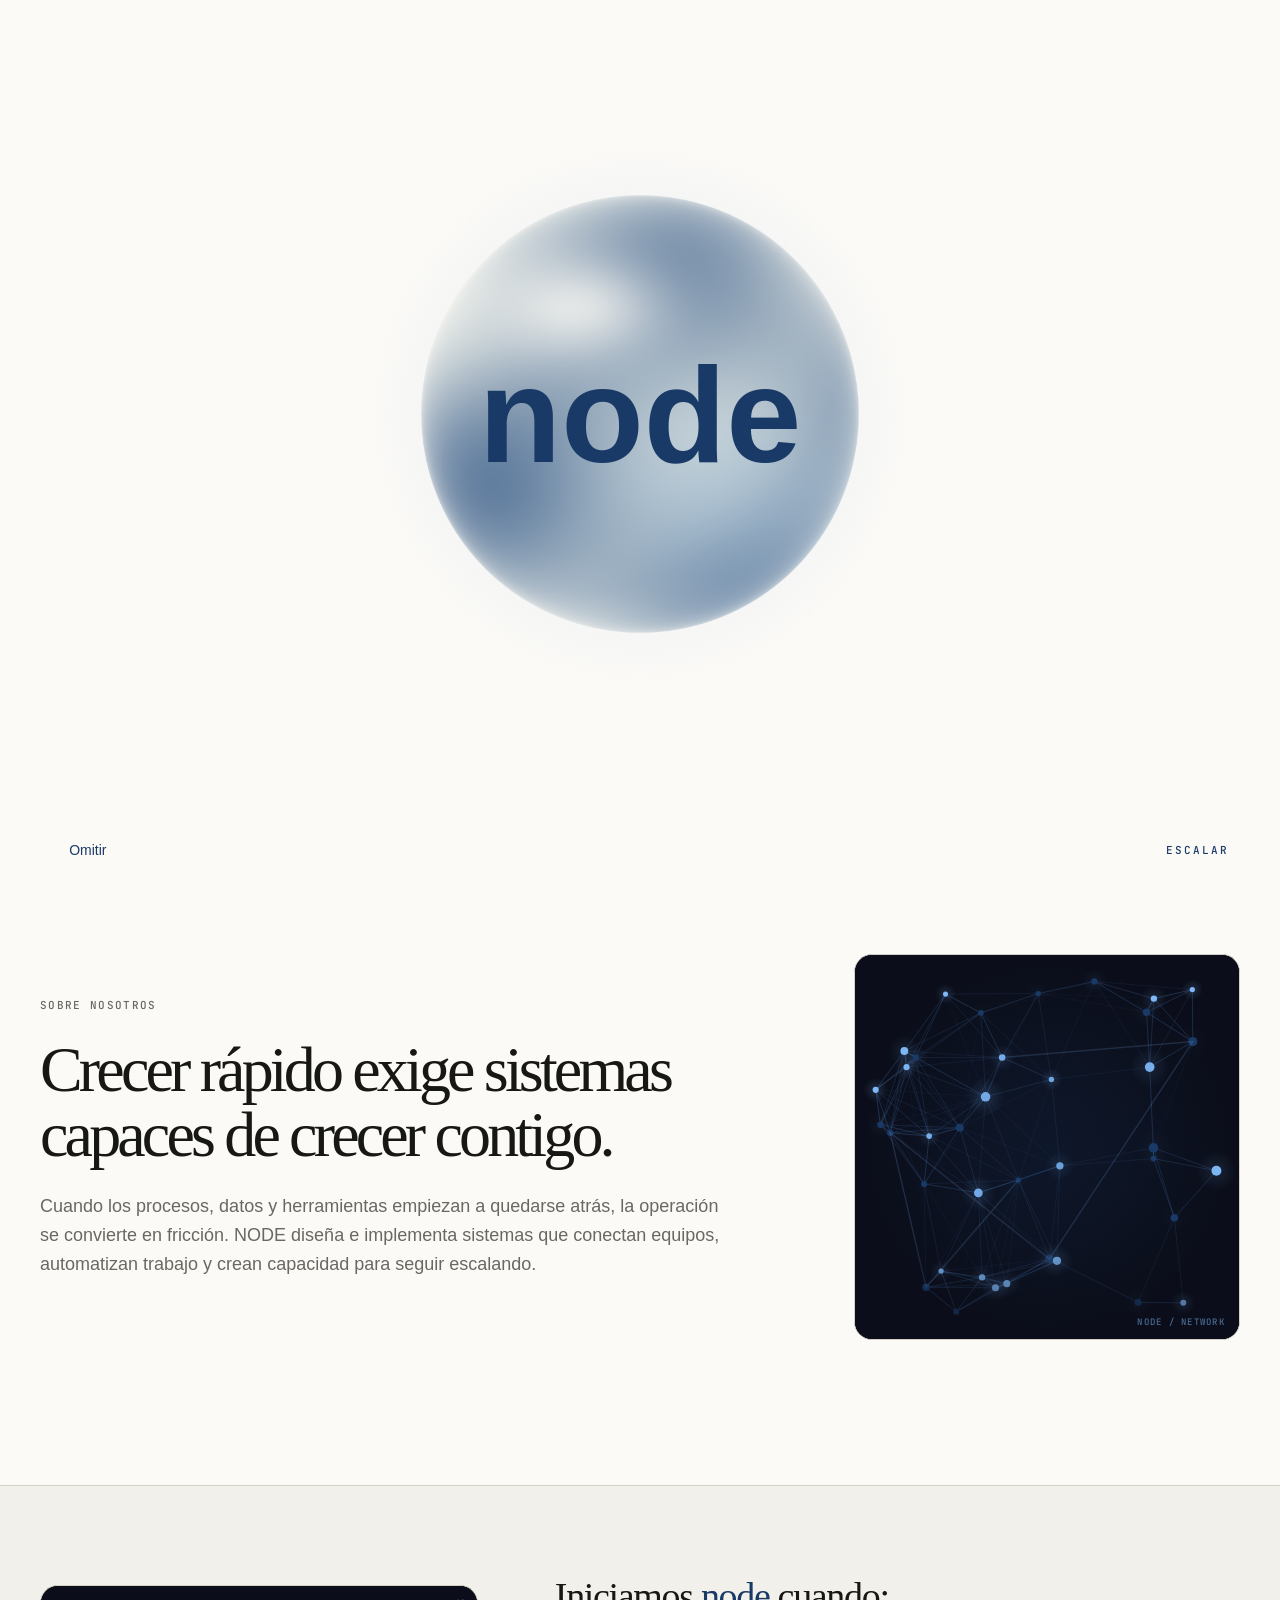
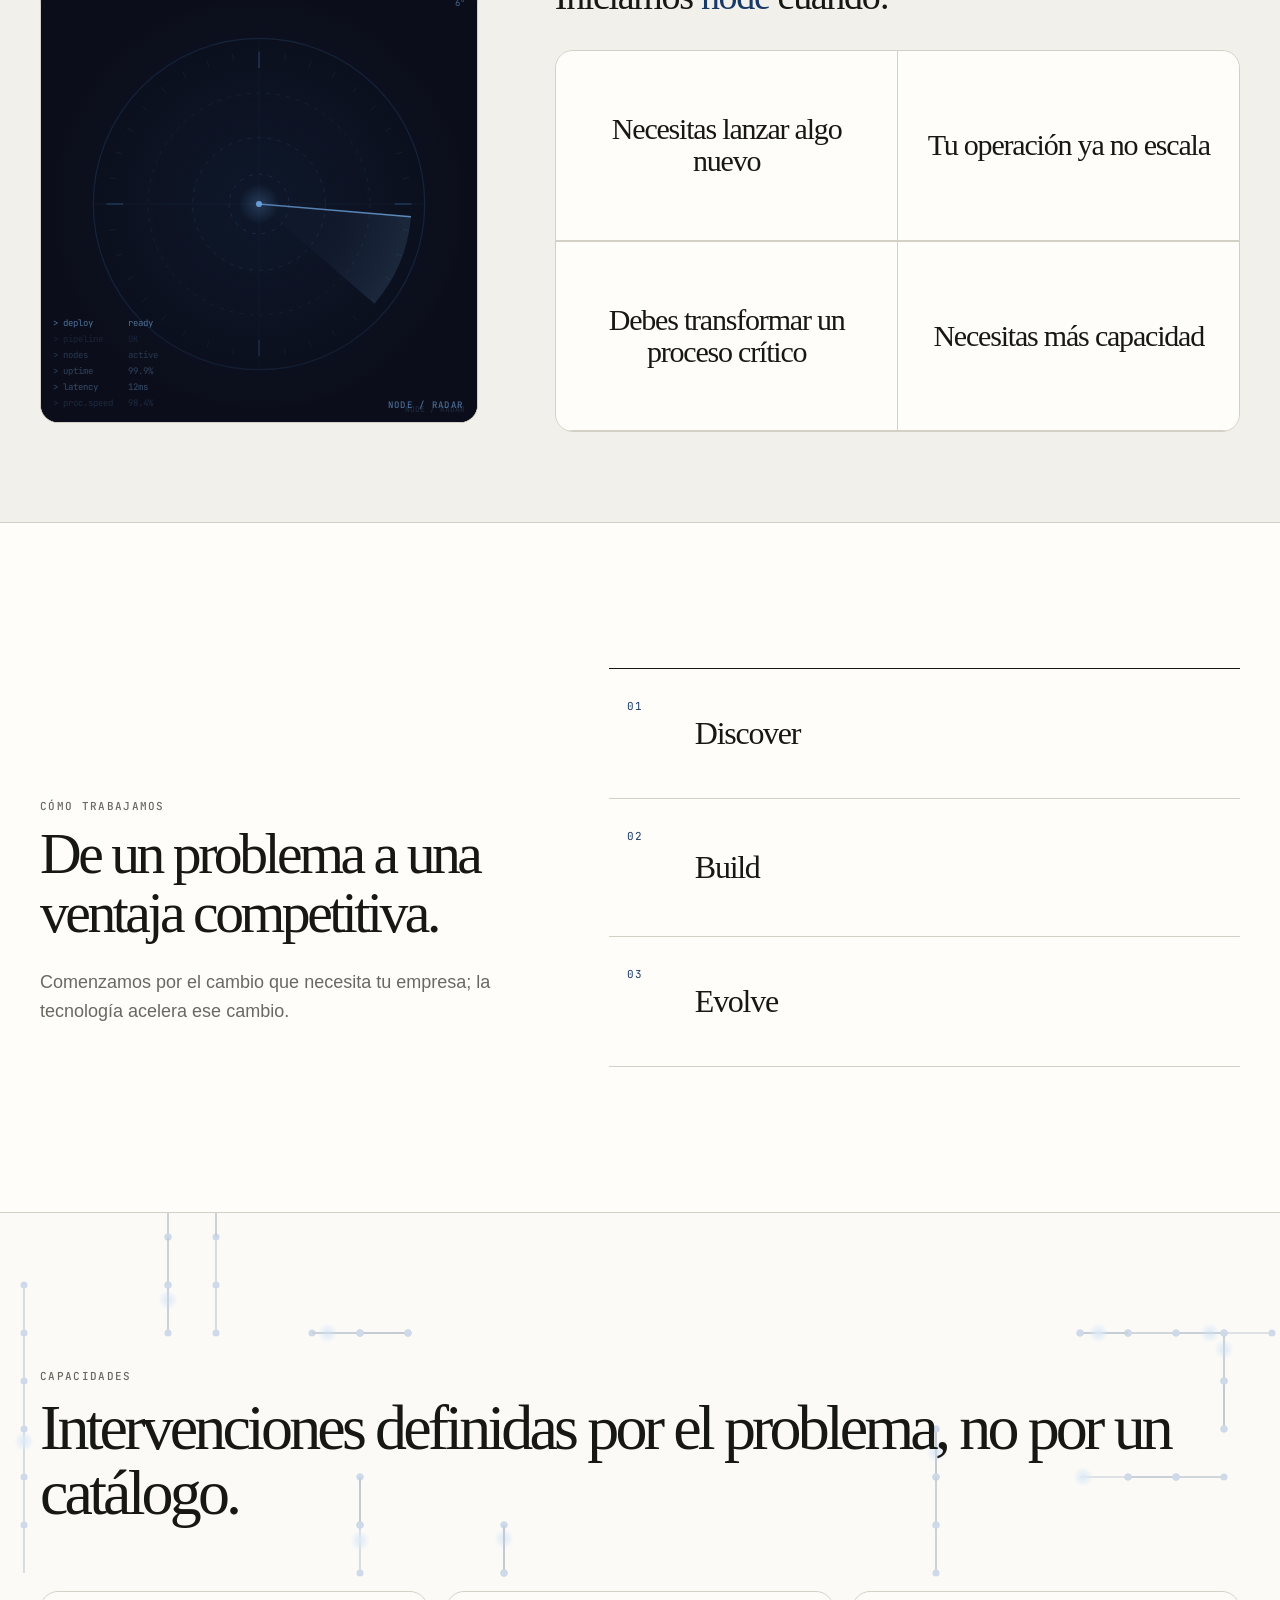
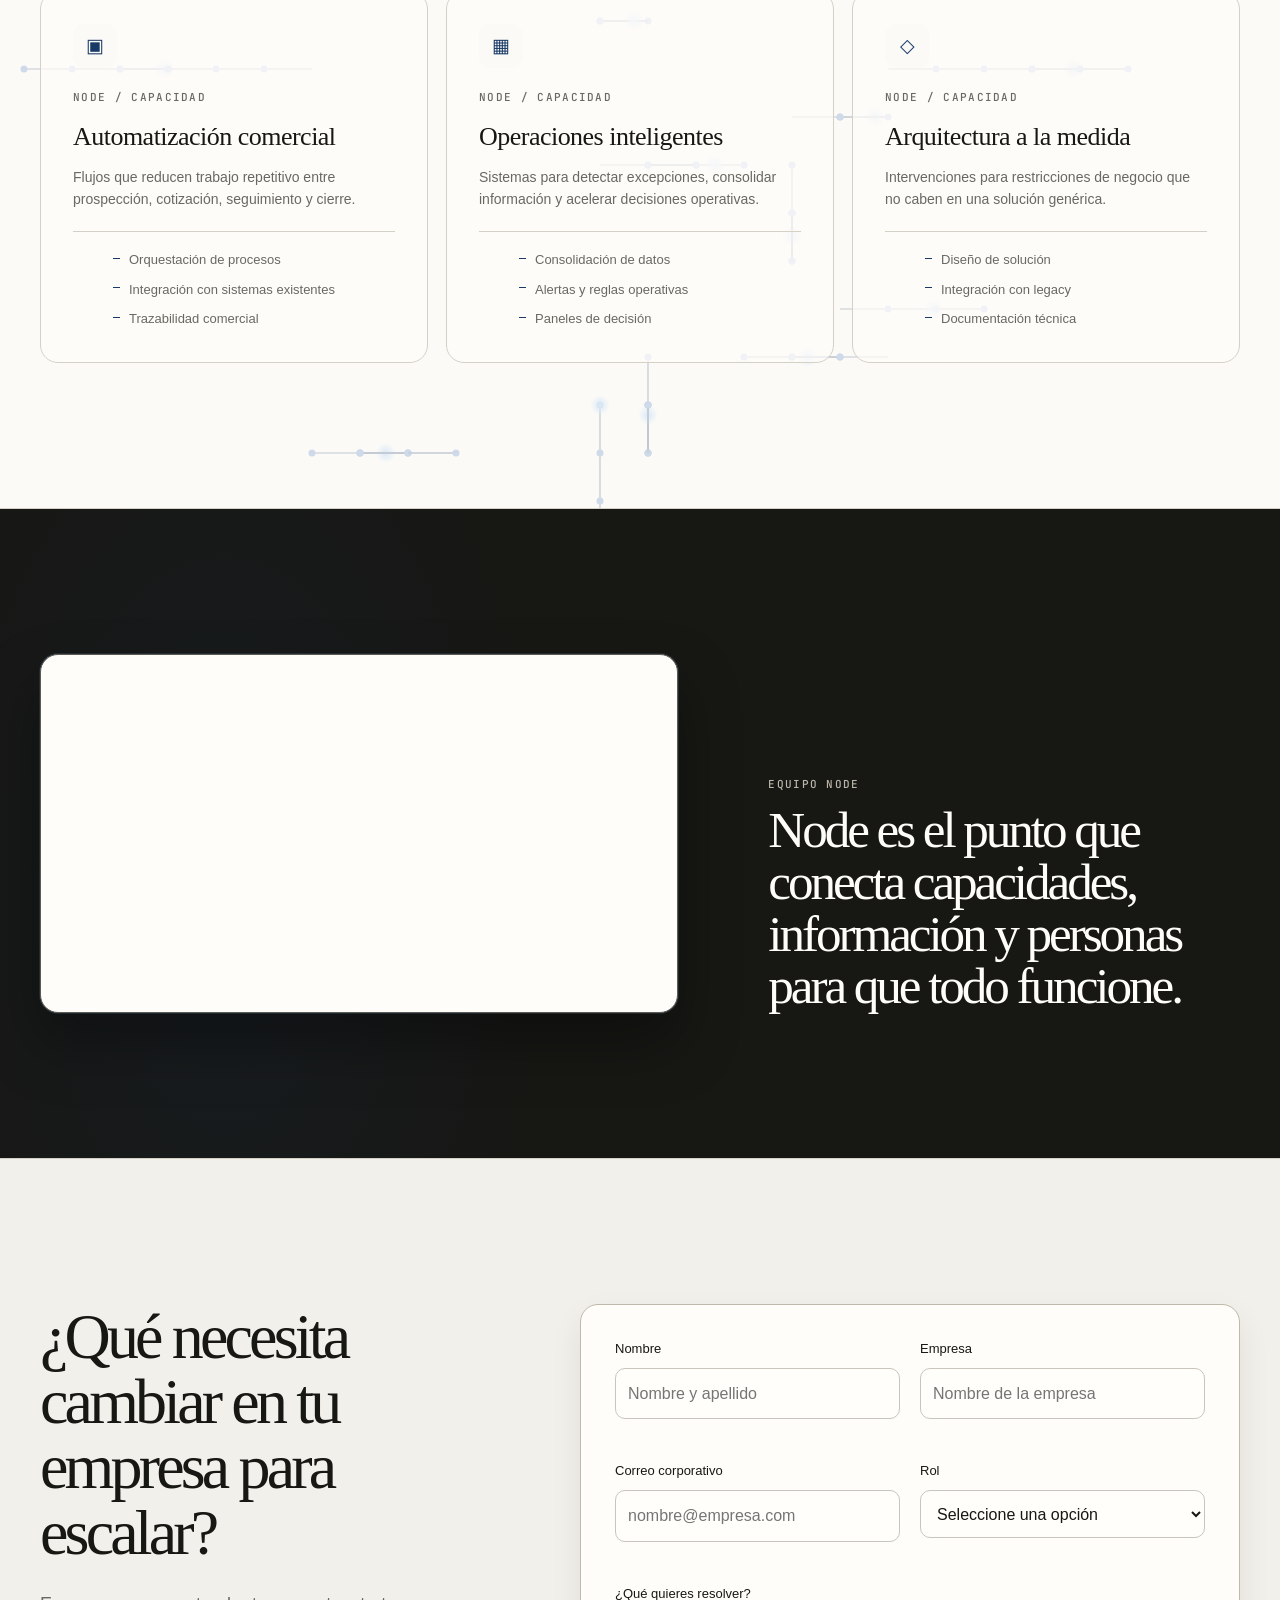
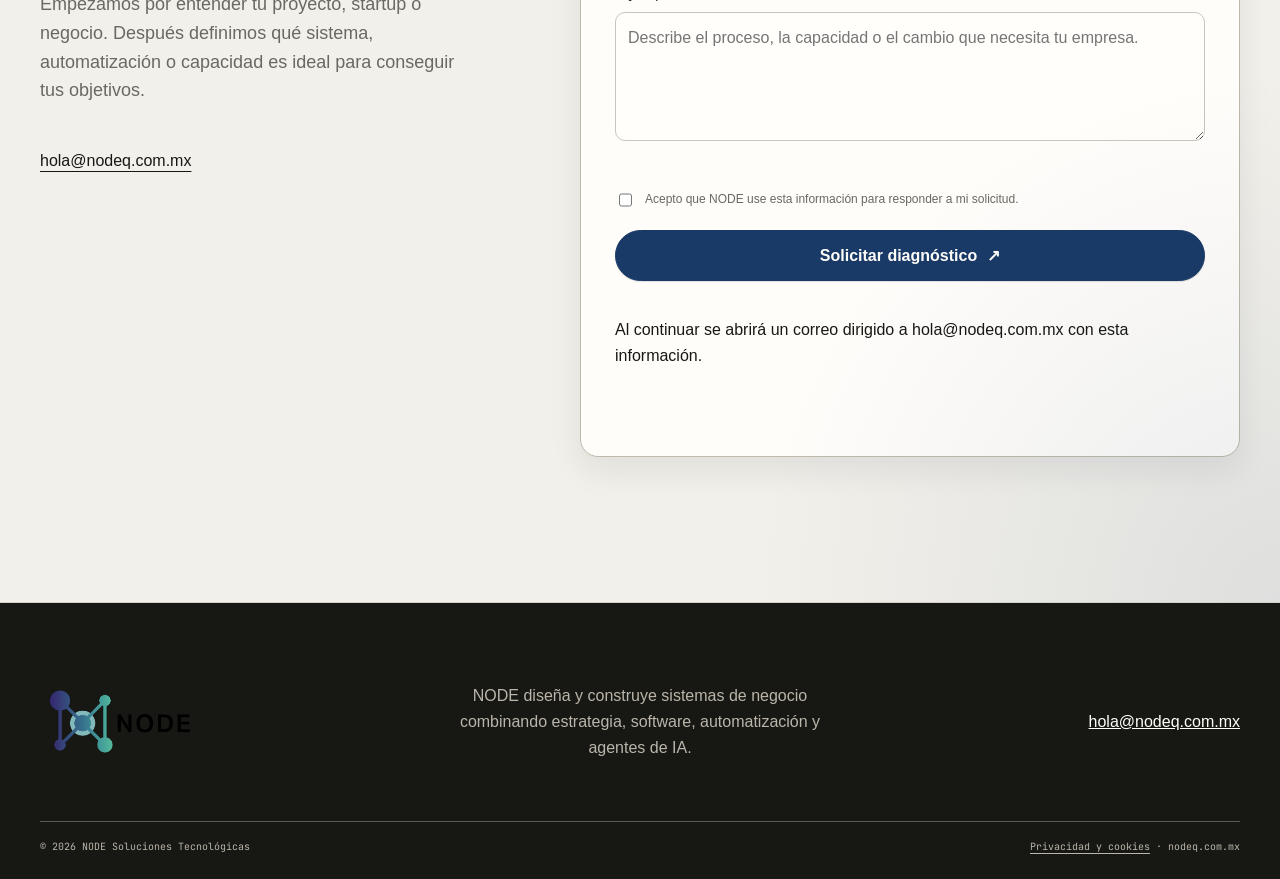
<file: index.html>
<!doctype html>
<html lang="es-MX">
<head>
  <meta charset="utf-8">
  <meta name="viewport" content="width=device-width, initial-scale=1">
  <meta name="description" content="NODE diagnostica cuellos de botella operativos y despliega arquitectura con IA mediante un equipo senior, en ciclos de 21 días.">
  <meta name="theme-color" content="#08090D">
  <link rel="icon" type="image/png" href="assets/node-logo-color.png?v=node-favicon-1">
  <link rel="apple-touch-icon" href="assets/node-logo-color.png?v=node-favicon-1">
  <meta property="og:title" content="NODE | Ingeniería y negocio acelerados por IA">
  <meta property="og:description" content="Arquitectura funcionando para operaciones B2B que necesitan adoptar IA con rigor, velocidad y control.">
  <meta property="og:type" content="website">
  <meta property="og:url" content="https://nodeq.com.mx/">
  <link rel="canonical" href="https://nodeq.com.mx/">
  <link rel="preconnect" href="https://fonts.googleapis.com">
  <link rel="preconnect" href="https://fonts.gstatic.com" crossorigin>
  <link href="https://fonts.googleapis.com/css2?family=Inter:wght@400;500;600&family=JetBrains+Mono:wght@400;500&display=swap" rel="stylesheet">
  <link rel="stylesheet" href="styles.css?v=brand-focus-3">
  <title>NODE | Ingeniería y negocio acelerados por IA</title>
</head>
<body>
  <a class="skip-link" href="#contenido">Saltar al contenido</a>

  <!-- ===== INICIO: PRESENTACION NODE ===== -->
  <section class="intro" data-intro role="dialog" aria-modal="true" aria-label="Presentación de NODE" hidden>
    <canvas class="intro-canvas" data-intro-canvas aria-hidden="true"></canvas>
    <button class="intro-skip" type="button" data-intro-skip>Omitir</button>
    <span class="intro-progress" data-intro-progress aria-hidden="true">CONECTAR</span>
  </section>
  <!-- ===== FIN: PRESENTACION NODE ===== -->

  <!-- ===== INICIO: NAVEGACION NODE (2026-08-16) ===== -->
  <header class="site-header" data-header>
    <div class="container nav-wrap">
      <a class="brand" href="#inicio" aria-label="NODE, inicio">
        <img src="assets/node-logo-horizontal.png" alt="NODE" width="4841" height="2274">
      </a>
      <button class="menu-button" type="button" aria-expanded="false" aria-controls="site-nav" data-menu-button>
        <span></span><span></span><span></span><span class="sr-only">Abrir menú</span>
      </button>
      <nav id="site-nav" class="site-nav" aria-label="Navegación principal" data-nav>
        <a href="#enfoque">Nosotros</a>
        <a href="#proceso">Proceso</a>
        <a href="#capacidades">Capacidades</a>
        <a href="#diferencia">Equipo</a>
        <a class="button button-small" href="#diagnostico">Solicitar diagnóstico</a>
      </nav>
    </div>
  </header>
  <!-- ===== FIN: NAVEGACION NODE ===== -->

  <main id="contenido">
    <!-- ===== INICIO: HERO ESTRATEGICO (2026-08-21) ===== -->
    <section class="hero" id="inicio">
      <canvas class="hero-bg-canvas" data-tech-canvas="hero" aria-hidden="true"></canvas>
      <div class="hero-grid" aria-hidden="true"></div>
      <div class="container hero-layout">
        <div class="hero-copy reveal">
          <h1>Desarrollamos sistemas para <em><span class="rotating-word" data-rotating-word aria-live="polite">escalar tus proyectos</span>.</em></h1>
          <p class="hero-lead">Combinamos estrategia, inteligencia artificial, automatización y software para resolver problemas reales y crear nuevas capacidades dentro de tu empresa.</p>
          <div class="hero-actions">
            <a class="button" href="#diagnostico">Solicitar diagnóstico <span aria-hidden="true">↗</span></a>
            <a class="text-link" href="#proceso">Descubre cómo trabajamos <span aria-hidden="true">↓</span></a>
          </div>
          <dl class="hero-facts" aria-label="Principios del servicio">
            <div><dt>Especialistas + agentes AI</dt></div>
            <div><dt>De estrategia a producción</dt></div>
            <div><dt>Evolución continua</dt></div>
          </dl>
          <a class="intro-replay" href="?intro=1">↻ Repetir presentación</a>
        </div>

      </div>
    </section>
    <!-- ===== FIN: HERO ESTRATEGICO ===== -->

    <!-- ===== INICIO: CONTENIDO DE POSICIONAMIENTO (2026-08-21) ===== -->
    <section class="section problem" id="enfoque">
      <div class="container split-heading reveal">
        <div>
          <p class="section-index">SOBRE NOSOTROS</p>
          <h2>Crecer rápido exige sistemas capaces de crecer contigo.</h2>
          <p>Cuando los procesos, datos y herramientas empiezan a quedarse atrás, la operación se convierte en fricción. NODE diseña e implementa sistemas que conectan equipos, automatizan trabajo y crean capacidad para seguir escalando.</p>
        </div>
        <figure class="problem-visual tech-canvas-wrap" aria-hidden="true" data-label="NODE / NETWORK">
          <canvas class="tech-canvas" data-tech-canvas="network" width="600" height="600"></canvas>
        </figure>
      </div>
    </section>

    <!-- ===== INICIO: ESCENARIOS DE INICIO NODE (2026-08-21) ===== -->
    <section class="section scenarios" aria-labelledby="scenarios-title">
      <div class="container scenarios-layout">
        <figure class="problem-visual scenarios-visual reveal tech-canvas-wrap" aria-hidden="true" data-label="NODE / RADAR">
          <canvas class="tech-canvas" data-tech-canvas="code" width="600" height="600"></canvas>
        </figure>
        <div class="scenarios-content">
          <h2 class="problem-kicker" id="scenarios-title">Iniciamos <span>node</span> cuando:</h2>
          <div class="problem-grid reveal">
            <article tabindex="0"><h3>Necesitas lanzar algo nuevo</h3><p>Construir una capacidad, producto o sistema desde cero.</p></article>
            <article tabindex="0"><h3>Tu operación ya no escala</h3><p>Procesos manuales, herramientas desconectadas o demasiada dependencia de personas.</p></article>
            <article tabindex="0"><h3>Debes transformar un proceso crítico</h3><p>Ventas, operaciones, administración, datos o atención.</p></article>
            <article tabindex="0"><h3>Necesitas más capacidad</h3><p>Ampliar la operación sin hacer crecer el equipo al mismo ritmo.</p></article>
          </div>
        </div>
      </div>
    </section>
    <!-- ===== FIN: ESCENARIOS DE INICIO NODE ===== -->

    <section class="section process" id="proceso">
      <div class="container process-layout">
        <div class="section-heading reveal">
          <p class="section-index">CÓMO TRABAJAMOS</p>
          <h2>De un problema a una ventaja competitiva.</h2>
          <p>Comenzamos por el cambio que necesita tu empresa; la tecnología acelera ese cambio.</p>
        </div>
        <ol class="process-list">
          <li class="reveal" tabindex="0"><span>01</span><div><h3>Discover</h3></div><p>Entendemos el reto, el contexto operativo y el impacto esperado. Definimos qué vale la pena construir, automatizar o transformar.</p></li>
          <li class="reveal" tabindex="0"><span>02</span><div><h3>Build</h3></div><p>Diseñamos e implementamos la solución combinando estrategia, software, automatización y agentes de IA según lo que realmente requiera el proyecto.</p></li>
          <li class="reveal" tabindex="0"><span>03</span><div><h3>Evolve</h3></div><p>Medimos, mejoramos y expandimos el sistema conforme cambian la operación y las prioridades de tu empresa.</p></li>
        </ol>
      </div>
    </section>

    <!-- ===== INICIO: CAPACIDADES (2026-08-22) ===== -->
    <section class="section capabilities" id="capacidades">
      <canvas class="cap-bg-canvas" data-tech-canvas="pcb" aria-hidden="true"></canvas>
      <div class="container">
        <div class="section-heading reveal">
          <p class="section-index">CAPACIDADES</p>
          <h2>Intervenciones definidas por el problema, no por un catálogo.</h2>
        </div>
        <div class="capability-grid reveal">
          <article class="capability-card" tabindex="0">
            <span class="line-icon" aria-hidden="true">▣</span>
            <p class="section-index">NODE / CAPACIDAD </p>
            <h3>Automatización comercial</h3>
            <div class="capability-body">
              <div class="capability-details">
                <p>Flujos que reducen trabajo repetitivo entre prospección, cotización, seguimiento y cierre.</p>
                <ul class="capability-list">
                  <li>Orquestación de procesos</li>
                  <li>Integración con sistemas existentes</li>
                  <li>Trazabilidad comercial</li>
                </ul>
              </div>
            </div>
          </article>
          <article class="capability-card" tabindex="0">
            <span class="line-icon" aria-hidden="true">▦</span>
            <p class="section-index">NODE / CAPACIDAD </p>
            <h3>Operaciones inteligentes</h3>
            <div class="capability-body">
              <div class="capability-details">
                <p>Sistemas para detectar excepciones, consolidar información y acelerar decisiones operativas.</p>
                <ul class="capability-list">
                  <li>Consolidación de datos</li>
                  <li>Alertas y reglas operativas</li>
                  <li>Paneles de decisión</li>
                </ul>
              </div>
            </div>
          </article>
          <article class="capability-card" tabindex="0">
            <span class="line-icon" aria-hidden="true">◇</span>
            <p class="section-index">NODE / CAPACIDAD </p>
            <h3>Arquitectura a la medida</h3>
            <div class="capability-body">
              <div class="capability-details">
                <p>Intervenciones para restricciones de negocio que no caben en una solución genérica.</p>
                <ul class="capability-list">
                  <li>Diseño de solución</li>
                  <li>Integración con legacy</li>
                  <li>Documentación técnica</li>
                </ul>
              </div>
            </div>
          </article>
        </div>
      </div>
    </section>
    <!-- ===== FIN: CAPACIDADES ===== -->

    <section class="section difference" id="diferencia">
      <div class="container difference-layout">
        <div class="section-heading reveal">
          <p class="section-index">Equipo Node</p>
          <h2>Node es el punto que conecta capacidades, información y personas para que todo funcione.</h2>
        </div>
        <figure class="founders-visual reveal">
          <img class="founders-base" src="assets/Founders 2.png" alt="Ilustración de los fundadores de NODE" loading="eager" decoding="async">
          <img class="founders-hover" src="assets/Founders.png" alt="" aria-hidden="true" loading="lazy" decoding="async">
        </figure>
      </div>
    </section>

    <!-- ===== FIN: CONTENIDO DE POSICIONAMIENTO ===== -->

    <!-- ===== INICIO: FORMULARIO DIAGNOSTICO (2026-08-16) ===== -->
    <section class="section diagnostic" id="diagnostico">
      <div class="container diagnostic-layout">
        <div class="diagnostic-copy reveal">
          <h2>¿Qué necesita cambiar en tu empresa para escalar?</h2>
          <p>Empezamos por entender tu proyecto, startup o negocio. Después definimos qué sistema, automatización o capacidad es ideal para conseguir tus objetivos.</p>
          <a href="https://mail.google.com/mail/?view=cm&fs=1&to=hola@nodeq.com.mx" target="_blank" rel="noopener">hola@nodeq.com.mx</a>
        </div>
        <form class="diagnostic-form reveal" data-diagnostic-form novalidate>
          <div class="field"><label for="nombre">Nombre</label><input id="nombre" name="nombre" autocomplete="name" required placeholder="Nombre y apellido"><small data-error-for="nombre"></small></div>
          <div class="field"><label for="empresa">Empresa</label><input id="empresa" name="empresa" autocomplete="organization" required placeholder="Nombre de la empresa"><small data-error-for="empresa"></small></div>
          <div class="field"><label for="correo">Correo corporativo</label><input id="correo" name="correo" type="email" autocomplete="email" required placeholder="nombre@empresa.com"><small data-error-for="correo"></small></div>
          <div class="field"><label for="rol">Rol</label><select id="rol" name="rol" required><option value="">Seleccione una opción</option><option>CEO / Dirección General</option><option>COO / Operaciones</option><option>CTO / Tecnología</option><option>Otra dirección</option></select><small data-error-for="rol"></small></div>
          <div class="field field-full"><label for="problema">¿Qué quieres resolver?</label><textarea id="problema" name="problema" rows="4" required minlength="20" placeholder="Describe el proceso, la capacidad o el cambio que necesita tu empresa."></textarea><small data-error-for="problema"></small></div>
          <label class="consent field-full"><input type="checkbox" name="privacidad" required><span>Acepto que NODE use esta información para responder a mi solicitud.</span></label>
          <button class="button field-full" type="submit">Solicitar diagnóstico <span aria-hidden="true">↗</span></button>
          <p class="form-note field-full">Al continuar se abrirá un correo dirigido a hola@nodeq.com.mx con esta información.</p>
          <p class="form-status field-full" role="status" aria-live="polite" data-form-status></p>
        </form>
      </div>
    </section>
    <!-- ===== FIN: FORMULARIO DIAGNOSTICO ===== -->
  </main>

  <footer class="footer">
    <div class="container footer-main">
      <a class="brand" href="#inicio" aria-label="NODE, volver al inicio"><img src="assets/node-logo-horizontal.png" alt="NODE" width="4841" height="2274"></a>
      <p>NODE diseña y construye sistemas de negocio combinando estrategia, software, automatización y agentes de IA.</p>
      <div class="footer-contact">
        <a href="https://mail.google.com/mail/?view=cm&fs=1&to=hola@nodeq.com.mx" target="_blank" rel="noopener">hola@nodeq.com.mx</a>
      </div>
    </div>
    <div class="container footer-bottom"><span>© <span data-year></span> NODE Soluciones Tecnológicas</span><span><button class="privacy-link" type="button" data-privacy-open>Privacidad y cookies</button> · nodeq.com.mx</span></div>
  </footer>

  <!-- ===== INICIO: WIDGET DE CHAT NODE (2026-08-22) ===== -->
  <div class="chat-widget" data-chat-widget>
    <section class="chat-panel" id="chat-panel" data-chat-panel role="dialog" aria-modal="false" aria-labelledby="chat-panel-title" hidden>
      <header class="chat-panel-head">
        <div>
          <p class="section-index">NODE / ASISTENTE</p>
          <h2 id="chat-panel-title">Resolvemos tus dudas</h2>
        </div>
        <div class="chat-panel-actions">
          <button class="chat-pin" type="button" data-chat-pin aria-pressed="false">Fijar asistente</button>
          <button class="chat-close" type="button" data-chat-close aria-label="Cerrar chat">×</button>
        </div>
      </header>
      <div class="chat-motion-controls" aria-label="Movimiento del asistente">
        <button class="chat-motion-control" type="button" data-chat-follow aria-pressed="false">Sígueme</button>
        <button class="chat-motion-control" type="button" data-chat-motion aria-pressed="false">Pausar movimiento</button>
      </div>
      <div class="chat-log" data-chat-log role="log" aria-live="polite">
        <div class="chat-msg chat-msg--bot">
          <p>Hola. Puedo orientarte sobre cómo trabaja NODE: capacidades, proceso, precio o cómo solicitar un diagnóstico. ¿Qué te gustaría saber?</p>
        </div>
      </div>
      <div class="chat-suggestions" data-chat-suggestions aria-label="Sugerencias de NODE"></div>
      <p class="chat-status" data-chat-status role="status" aria-live="polite" hidden></p>
      <form class="chat-input" data-chat-form>
        <label class="sr-only" for="chat-input-field">Escribe tu pregunta</label>
        <input id="chat-input-field" type="text" placeholder="Escribe tu pregunta…" autocomplete="off" data-chat-input />
        <button type="submit" aria-label="Enviar">↑</button>
      </form>
    </section>
    <button class="chat-launcher" type="button" data-chat-toggle aria-haspopup="dialog" aria-expanded="false" aria-controls="chat-panel" aria-describedby="chat-launcher-hint">
      <span class="node-orbit node-orbit--one" aria-hidden="true"></span>
      <span class="node-orbit node-orbit--two" aria-hidden="true"></span>
      <span class="node-shell" aria-hidden="true">
        <span class="node-core">
          <span class="node-glint"></span>
          <span class="node-eyes">
            <span class="node-eye node-eye--left"></span>
            <span class="node-eye node-eye--right"></span>
          </span>
        </span>
      </span>
      <span class="node-tooltip" id="chat-launcher-hint" role="tooltip">¿Te ayudo?</span>
      <span class="sr-only">Abrir asistente NODE</span>
    </button>
  </div>
  <!-- ===== FIN: WIDGET DE CHAT NODE ===== -->

  <!-- ===== INICIO: PRIVACIDAD Y COOKIES NODE ===== -->
  <section class="privacy-consent" data-consent-bar aria-label="Aviso de privacidad y cookies" hidden>
    <p>NODE utiliza almacenamiento local esencial para recordar esta decisión. No activamos cookies de analítica, publicidad ni rastreo de terceros.</p>
    <div class="privacy-consent-actions">
      <button class="privacy-link" type="button" data-privacy-open>Ver aviso</button>
      <button class="privacy-accept" type="button" data-consent-accept>Entendido</button>
    </div>
  </section>

  <div class="privacy-dialog" data-privacy-dialog role="dialog" aria-modal="true" aria-labelledby="privacy-title" hidden>
    <div class="privacy-dialog-backdrop" data-privacy-close></div>
    <section class="privacy-dialog-panel" tabindex="-1">
      <div class="privacy-dialog-head">
        <p class="section-index">NODE / INFORMACIÓN LEGAL</p>
        <button class="privacy-close" type="button" data-privacy-close aria-label="Cerrar aviso de privacidad">×</button>
      </div>
      <h2 id="privacy-title">Privacidad y cookies</h2>
      <div class="privacy-tabs" role="tablist" aria-label="Contenido legal">
        <button id="privacy-tab-aviso" type="button" role="tab" aria-selected="true" aria-controls="privacy-panel-aviso" data-privacy-tab="aviso">Aviso de privacidad</button>
        <button id="privacy-tab-cookies" type="button" role="tab" aria-selected="false" aria-controls="privacy-panel-cookies" data-privacy-tab="cookies">Cookies</button>
      </div>
      <div id="privacy-panel-aviso" role="tabpanel" aria-labelledby="privacy-tab-aviso" data-privacy-panel="aviso">
        <p class="privacy-effective">Aviso de privacidad integral · Vigente a partir del 21 de abril de 2026</p>
        <h3>1. Responsable y contacto</h3>
        <p>Alianza Quimera para la Innovación S.A.S. de C.V. (“NODE” o “el Responsable”), con domicilio en Estado de México, México, es responsable del tratamiento de los datos personales conforme a la legislación mexicana aplicable.</p>
        <p>Para asuntos relacionados con privacidad y protección de datos, escriba a <a href="https://mail.google.com/mail/?view=cm&fs=1&to=hola@nodeq.com.mx" target="_blank" rel="noopener">hola@nodeq.com.mx</a>.</p>
        <h3>2. Datos personales que podemos recabar</h3>
        <p>Según la relación que exista con NODE, podemos tratar datos de identificación y contacto: nombre, correo electrónico, teléfono, puesto, empresa u organización. En una relación comercial activa, podrían requerirse datos fiscales necesarios para contratos, cotizaciones o CFDI.</p>
        <p>NODE no recaba datos personales sensibles como salud, biometría, religión, afiliación política, origen étnico u orientación sexual.</p>
        <h3>3. Finalidades del tratamiento</h3>
        <ul class="privacy-list"><li>Atender consultas, solicitudes de información, cotizaciones y contacto comercial.</li><li>Prestar servicios contratados y dar seguimiento a proyectos.</li><li>Gestionar contratos, cotizaciones, facturación y cumplimiento de obligaciones aplicables.</li><li>Enviar comunicaciones comerciales, encuestas o información de nuevos servicios, cuando exista consentimiento aplicable.</li></ul>
        <p>Puede solicitar la oposición a finalidades secundarias escribiendo a <a href="https://mail.google.com/mail/?view=cm&fs=1&to=hola@nodeq.com.mx&su=Oposici%C3%B3n%20a%20finalidades%20secundarias" target="_blank" rel="noopener">hola@nodeq.com.mx</a>.</p>
        <h3>4. Transferencias</h3>
        <p>NODE puede compartir datos con proveedores o terceros necesarios para prestar un servicio o cumplir obligaciones legales. NODE no vende, renta ni cede datos personales para fines distintos a los descritos en este aviso.</p>
        <p>Las consultas enviadas mediante el asistente se transmiten a la infraestructura de NODE para responderlas y pueden ser procesadas por proveedores de servicios de IA. El asistente usa sessionStorage del navegador para conservar la continuidad de la conversacion durante la sesion. No se exponen claves ni credenciales de proveedores en el navegador.</p>
        <h3>5. Derechos ARCO</h3>
        <p>Puede solicitar acceso, rectificación, cancelación u oposición al tratamiento de sus datos. Envíe su solicitud a <a href="https://mail.google.com/mail/?view=cm&fs=1&to=hola@nodeq.com.mx&su=Solicitud%20ARCO" target="_blank" rel="noopener">hola@nodeq.com.mx</a> con su nombre, el derecho que desea ejercer, una descripción clara y la información necesaria para identificar su solicitud.</p>
        <h3>6. Medidas de seguridad</h3>
        <p>NODE aplica medidas administrativas, técnicas y físicas razonables para proteger la información contra pérdida, uso indebido, acceso no autorizado, alteración o divulgación.</p>
        <h3>7. Cambios al aviso</h3>
        <p>Este aviso puede actualizarse para reflejar cambios operativos, legales o de seguridad. La versión vigente estará disponible en este sitio.</p>
      </div>
      <div id="privacy-panel-cookies" role="tabpanel" aria-labelledby="privacy-tab-cookies" data-privacy-panel="cookies" hidden>
        <p class="privacy-effective">Política de cookies · Vigente a partir del 21 de abril de 2026</p>
        <h3>¿Qué son las cookies?</h3>
        <p>Son archivos o tecnologías similares que un sitio puede utilizar para recordar preferencias y mejorar la experiencia de navegación.</p>
        <h3>Almacenamiento esencial</h3>
        <p>Al aceptar este aviso se guarda una preferencia local en su navegador para no mostrarlo repetidamente. Esta preferencia es necesaria para recordar su decisión y puede eliminarse desde la configuración del navegador.</p>
        <h3>Analítica y marketing</h3>
        <p>Actualmente NODE no utiliza cookies de publicidad, retargeting, analítica ni rastreo de terceros en esta landing. Por lo tanto, no se activan servicios como Google Analytics, Hotjar, Meta Ads o Google Ads.</p>
        <h3>Cambios futuros</h3>
        <p>Si NODE incorpora tecnologías analíticas, publicitarias o de terceros que requieran consentimiento, actualizará esta política y solicitará una nueva decisión antes de activarlas.</p>
        <h3>Cómo gestionar cookies</h3>
        <p>Puede borrar o bloquear cookies y almacenamiento local desde la configuración de su navegador. Esto puede restablecer sus preferencias en este sitio.</p>
      </div>
      <div class="privacy-dialog-actions">
        <button class="privacy-accept" type="button" data-consent-accept>Entendido</button>
      </div>
    </section>
  </div>
  <!-- ===== FIN: PRIVACIDAD Y COOKIES NODE ===== -->
  <script src="script.js?v=brand-focus-3"></script>
  <script src="chat.js?v=node-companion-2"></script>
</body>
</html>
</file>
<file: styles.css>
/* ===== INICIO: SISTEMA EDITORIAL NODE (2026-08-20) ===== */
:root {
    --paper: #f5f2eb;
    --paper-deep: #ece8de;
    --ink: #171714;
    --muted: #696861;
    --line: #d5d0c5;
    --accent: #193a67;
    --accent-soft: #dbe4ed;
    --white: #fffdfa;
    --max: 1200px;
    --serif: Georgia,"Times New Roman",serif;
    --sans: Inter,Arial,sans-serif;
    --mono: "JetBrains Mono",monospace
}

* {
    box-sizing: border-box
}

html {
    scroll-behavior: smooth
}

body {
    margin: 0;
    background: var(--paper);
    color: var(--ink);
    font: 16px/1.6 var(--sans)
}

a {
    color: inherit
}

img {
    display: block;
    max-width: 100%
}

button,input,select,textarea {
    font: inherit
}

.container {
    width: min(calc(100% - 48px),var(--max));
    margin: auto
}

.sr-only {
    position: absolute;
    width: 1px;
    height: 1px;
    overflow: hidden;
    clip: rect(0,0,0,0);
    white-space: nowrap
}

.skip-link {
    position: fixed;
    z-index: 100;
    top: 12px;
    left: 12px;
    padding: 10px 14px;
    background: var(--ink);
    color: var(--white);
    transform: translateY(-160%)
}

.skip-link:focus {
    transform: none
}

.site-header {
    position: fixed;
    z-index: 50;
    inset: 0 0 auto;
    border-bottom: 1px solid transparent;
    background: rgba(245,242,235,.86);
    backdrop-filter: blur(12px);
    transition: border-color .25s
}

.site-header.scrolled {
    border-color: var(--line)
}

.nav-wrap {
    height: 78px;
    display: flex;
    align-items: center;
    justify-content: space-between
}

.brand img {
    width: 142px;
    filter: invert(1)
}

.site-nav {
    display: flex;
    align-items: center;
    gap: 30px
}

.site-nav>a:not(.button) {
    position: relative;
    color: var(--muted);
    font-size: 14px;
    text-decoration: none
}

.site-nav>a:not(.button)::after {
    content: "";
    position: absolute;
    right: 0;
    bottom: -8px;
    left: 0;
    height: 1px;
    background: var(--accent);
    transform: scaleX(0);
    transition: transform .25s
}

.site-nav>a:not(.button):hover::after,.site-nav>a:not(.button):focus-visible::after {
    transform: scaleX(1)
}

.menu-button {
    display: none;
    border: 0;
    background: transparent;
    color: var(--ink);
    padding: 10px
}

.menu-button span:not(.sr-only) {
    display: block;
    width: 23px;
    height: 1px;
    margin: 5px;
    background: currentColor
}

.button {
    display: inline-flex;
    align-items: center;
    justify-content: center;
    min-height: 48px;
    gap: 10px;
    border: 1px solid var(--accent);
    border-radius: 2px;
    background: var(--accent);
    color: var(--white);
    padding: 12px 20px;
    font-weight: 600;
    text-decoration: none;
    transition: background .2s,transform .2s
}

.button:hover {
    background: #102d54;
    transform: translateY(-1px)
}

.button-small {
    min-height: 40px;
    padding: 8px 15px
}

.button:focus-visible,a:focus-visible,input:focus-visible,select:focus-visible,textarea:focus-visible,[role=tab]:focus-visible {
    outline: 2px solid var(--accent);
    outline-offset: 3px
}

.hero {
    position: relative;
    padding: 190px 0 112px;
    border-bottom: 1px solid var(--line);
    overflow: hidden
}

.hero::before {
    content: "";
    position: absolute;
    top: 78px;
    right: 0;
    bottom: 0;
    width: 36%;
    border-left: 1px solid var(--line);
    background: var(--paper-deep)
}

.hero-grid {
    position: absolute;
    inset: 78px 0 0;
    background: repeating-linear-gradient(90deg,transparent 0 95px,rgba(23,23,20,.04) 96px),repeating-linear-gradient(0deg,transparent 0 95px,rgba(23,23,20,.025) 96px);
    mask-image: linear-gradient(to right,black,transparent 72%)
}

.hero-layout {
    position: relative;
    display: grid;
    grid-template-columns: 1.04fr .76fr;
    gap: 10vw;
    align-items: end
}

.eyebrow,.section-index,.signal-label {
    font: 500 11px/1.4 var(--mono);
    letter-spacing: .12em;
    color: var(--muted);
    text-transform: uppercase
}

.hero h1 {
    max-width: 810px;
    margin: 27px 0 30px;
    font: clamp(58px,7vw,106px)/.91 var(--serif);
    letter-spacing: -.07em
}

.hero h1 em {
    font-style: italic;
    color: var(--accent)
}

.rotating-word {
    display: inline-grid;
    vertical-align: baseline;
    transition: opacity .28s,transform .28s
}

.rotating-word.is-changing {
    opacity: 0;
    transform: translateY(7px)
}

.hero-lead {
    max-width: 620px;
    color: #4f4e49;
    font-size: 18px
}

.hero-actions {
    display: flex;
    align-items: center;
    gap: 28px;
    margin: 38px 0 65px
}

.text-link {
    color: var(--muted);
    font-size: 14px;
    text-decoration: none
}

.hero-facts {
    display: grid;
    grid-template-columns: repeat(3,1fr);
    max-width: 610px;
    margin: 0;
    border-top: 1px solid var(--line);
    padding-top: 18px
}

.hero-facts div+div {
    padding-left: 20px;
    border-left: 1px solid var(--line)
}

.hero-facts dt {
    font: 600 13px var(--mono)
}

.section {
    padding: 130px 0;
    border-bottom: 1px solid var(--line);
    scroll-margin-top: 76px
}

.split-heading {
    display: grid;
    grid-template-columns: .7fr 2.3fr;
    gap: 42px
}

.split-heading h2,.section-heading h2,.difference h2,.diagnostic h2 {
    margin: 0;
    font: clamp(42px,5vw,70px)/1.02 var(--serif);
    letter-spacing: -.045em
}

.split-heading>div>p:not(.section-index),.section-heading>p:not(.section-index),.diagnostic-copy>p:not(.section-index) {
    max-width: 680px;
    margin-top: 25px;
    color: var(--muted);
    font-size: 18px
}

.section-heading {
    margin-bottom: 65px
}

.problem-grid {
    display: grid;
    grid-template-columns: repeat(3,1fr);
    margin-top: 75px;
    border-top: 1px solid var(--ink)
}

.problem-grid article {
    min-height: 300px;
    padding: 28px 26px;
    border-bottom: 1px solid var(--line)
}

.problem-grid article+article {
    border-left: 1px solid var(--line)
}

.problem-grid span {
    font: 11px var(--mono);
    letter-spacing: .1em;
    color: var(--accent)
}

.problem-grid h3 {
    margin: 72px 0 10px;
    font: 30px/1.08 var(--serif)
}

.problem-grid p {
    color: var(--muted);
    font-size: 14px
}

.process {
    background: var(--white)
}

.process-list {
    list-style: none;
    margin: 0;
    padding: 0;
    border-top: 1px solid var(--ink)
}

.process-list li {
    display: grid;
    grid-template-columns: 70px 1fr 1.25fr;
    gap: 32px;
    padding: 35px 0;
    border-bottom: 1px solid var(--line)
}

.process-list li>span {
    font: 11px var(--mono);
    letter-spacing: .1em;
    color: var(--accent)
}

.process-list h3 {
    margin: 5px 0;
    font: 32px var(--serif)
}

.process-list li>p {
    margin: 0;
    color: var(--muted)
}

.difference {
    background: var(--ink);
    color: var(--white)
}

.difference .section-index {
    color: #bbb6aa
}

.difference-layout {
    display: grid;
    grid-template-columns: 1fr 1fr;
    gap: 90px
}

.diagnostic {
    background: var(--paper-deep)
}

.diagnostic-layout {
    display: grid;
    grid-template-columns: .8fr 1.2fr;
    gap: 100px
}

.diagnostic-copy>a {
    display: inline-block;
    margin-top: 25px;
    text-underline-offset: 5px
}

.diagnostic-form {
    display: grid;
    grid-template-columns: 1fr 1fr;
    gap: 20px;
    padding: 34px;
    background: var(--white);
    border: 1px solid #bfb8ab
}

.field label {
    display: block;
    margin-bottom: 8px;
    font-size: 13px
}

.field input,.field select,.field textarea {
    width: 100%;
    min-height: 48px;
    padding: 12px;
    border: 1px solid #aaa49a;
    background: transparent;
    color: var(--ink)
}

.field textarea {
    resize: vertical
}

.field small {
    display: block;
    min-height: 18px;
    margin-top: 4px;
    color: #9b2c2c;
    font-size: 11px
}

.field-full {
    grid-column: 1/-1
}

.consent {
    display: flex;
    gap: 10px;
    color: var(--muted);
    font-size: 12px
}

.form-status {
    min-height: 18px;
    margin: 0;
    color: var(--accent);
    font-size: 11px
}

.footer {
    padding: 64px 0 25px;
    background: var(--ink);
    color: var(--white)
}

.footer-main {
    display: grid;
    grid-template-columns: 1fr 1fr 1fr;
    align-items: center
}

.footer .brand img {
    filter: none
}

.footer-main p {
    text-align: center;
    color: #bbb6aa
}

.footer-main>.footer-contact {
    display: flex;
    flex-direction: column;
    align-items: flex-end;
    gap: 8px;
    text-align: right
}

.footer-whatsapp {
    display: inline-flex;
    align-items: center;
    gap: 6px
}

.footer-bottom {
    display: flex;
    justify-content: space-between;
    margin-top: 45px;
    padding-top: 18px;
    border-top: 1px solid #5d5a54;
    color: #bbb6aa;
    font: 10px var(--mono)
}

.whatsapp-float {
    position: fixed;
    z-index: 60;
    right: 24px;
    bottom: 24px;
    display: flex;
    align-items: center;
    justify-content: center;
    width: 56px;
    height: 56px;
    border-radius: 50%;
    background: var(--accent);
    color: var(--white);
    box-shadow: 0 8px 20px rgba(23,23,20,.25);
    transition: background .2s,transform .2s,box-shadow .2s
}

.whatsapp-float:hover {
    background: #102d54;
    transform: translateY(-2px);
    box-shadow: 0 12px 26px rgba(23,23,20,.3)
}

.whatsapp-float:focus-visible {
    outline: 2px solid var(--accent);
    outline-offset: 3px
}

.reveal {
    opacity: 0;
    transform: translateY(16px);
    transition: opacity .55s ease,transform .65s cubic-bezier(.16,1,.3,1)
}

.reveal.visible {
    opacity: 1;
    transform: none
}

@media(max-width: 900px) {
    .site-nav {
        position:absolute;
        top: 78px;
        left: 20px;
        right: 20px;
        display: none;
        align-items: stretch;
        padding: 18px;
        background: var(--white);
        border: 1px solid var(--line)
    }

    .site-nav.open {
        display: flex;
        flex-direction: column
    }

    .menu-button {
        display: block
    }

    .hero {
        padding-top: 145px
    }

    .hero-layout,.difference-layout,.principles-layout,.diagnostic-layout {
        grid-template-columns: 1fr
    }

    .hero::before {
        width: 50%;
        opacity: .5
    }

    .system-panel {
        max-width: 620px
    }

    .problem-grid,.capability-grid {
        grid-template-columns: 1fr
    }

    .problem-grid article+article,.capability-card+.capability-card {
        border-left: 0;
        border-top: 1px solid var(--line)
    }

    .problem-grid article {
        min-height: 220px
    }

    .problem-grid h3 {
        margin-top: 35px
    }

    .difference-layout,.principles-layout,.diagnostic-layout {
        gap: 60px
    }

    .split-heading {
        grid-template-columns: 1fr
    }

    .process-list li {
        grid-template-columns: 50px 1fr
    }

    .process-list li>p {
        grid-column: 2
    }

    .footer-main {
        grid-template-columns: 1fr;
        gap: 15px
    }

    .footer-main p {
        text-align: left
    }

    .footer-main>.footer-contact {
        align-items: flex-start;
        text-align: left
    }

    .footer-whatsapp {
        flex-direction: row
    }
}

@media(max-width: 600px) {
    .container {
        width:min(calc(100% - 28px),var(--max))
    }

    .hero {
        padding: 128px 0 75px
    }

    .hero h1 {
        font-size: clamp(50px,15vw,70px)
    }

    .hero-actions {
        flex-direction: column;
        align-items: flex-start
    }

    .hero-facts {
        grid-template-columns: 1fr;
        gap: 14px
    }

    .hero-facts div+div {
        padding: 14px 0 0;
        border-left: 0;
        border-top: 1px solid var(--line)
    }

    .section {
        padding: 85px 0
    }

    .system-panel {
        box-shadow: 7px 7px 0 var(--accent-soft)
    }

    .process-list li {
        grid-template-columns: 34px 1fr;
        gap: 14px
    }

    .comparison-row {
        grid-template-columns: 1fr auto
    }

    .comparison-row p {
        grid-column: 1/-1
    }

    .diagnostic-form {
        grid-template-columns: 1fr;
        padding: 22px
    }

    .field {
        grid-column: 1/-1
    }

    .footer-bottom {
        flex-direction: column;
        gap: 8px
    }

    .hero::before {
        display: none
    }

    .whatsapp-float {
        right: 16px;
        bottom: 16px;
        width: 50px;
        height: 50px
    }
}

@media(prefers-reduced-motion:reduce) {
    html {
        scroll-behavior: auto
    }

    .reveal {
        opacity: 1;
        transform: none;
        transition: none
    }

    .rotating-word {
        transition: none
    }

    .button,.site-nav>a:not(.button)::after {
        transition: none
    }
}

/* ===== FIN: SISTEMA EDITORIAL NODE ===== */
/* ===== INICIO: REFINAMIENTO PRODUCTO MINIMAL (2026-08-20) ===== */
:root {
    --sans: -apple-system,BlinkMacSystemFont,"SF Pro Text","Helvetica Neue",Arial,sans-serif;
    --paper: #fbfaf7;
    --paper-deep: #f2f0ea;
    --radius: 18px
}

/* Barra translÃºcida: deja percibir el contenido sin comprometer contraste. */
.site-header {
    background: rgba(251,250,247,.78);
    backdrop-filter: blur(18px) saturate(135%);
    -webkit-backdrop-filter: blur(18px) saturate(135%);
    box-shadow: 0 1px 0 rgba(23,23,20,.04)
}

.site-header.scrolled {
    background: rgba(251,250,247,.88);
    box-shadow: 0 8px 24px rgba(23,23,20,.045)
}

.nav-wrap {
    height: 80px
}

.brand img {
    width: 138px
}

.site-nav {
    gap: 32px
}

.site-nav>a:not(.button) {
    font-size: 13px;
    font-weight: 500
}

.button {
    min-height: 46px;
    border-radius: 999px;
    padding-inline:21px;box-shadow: 0 1px 1px rgba(0,0,0,.12)
}

.button:hover {
    background: #102d54;
    transform: translateY(-1px);
    box-shadow: 0 5px 12px rgba(25,58,103,.16)
}

.hero {
    padding-top: 205px;
    background-image: none
}

.hero::before {
    background: radial-gradient(circle at 86% 38%,rgba(25,58,103,.07),transparent 25%)
}

.hero-grid {
    opacity: .45
}

.hero h1 {
    max-width: 850px;
    font-size: clamp(60px,7.1vw,112px);
    letter-spacing: -.075em
}

.hero-lead {
    font-size: 19px;
    letter-spacing: -.01em
}

.system-panel {
    border-radius: var(--radius);
    box-shadow: 0 16px 42px rgba(27,31,37,.08),8px 8px 0 var(--accent-soft)
}

.profile-tabs [role="tab"] {
    border-radius: 10px 10px 0 0
}

.section {
    padding-block:145px}

.split-heading h2,.section-heading h2,.difference h2,.diagnostic h2 {
    letter-spacing: -.06em
}

.problem-grid {
    border-radius: var(--radius);
    overflow: hidden;
    border: 1px solid var(--line)
}

.problem-grid article {
    background: rgba(255,253,250,.52)
}

.problem-grid h3,.capability-card h3,.process-list h3 {
    letter-spacing: -.04em
}

.process-list li {
    transition: background-color .25s ease,padding-left .25s ease
}

.process-list li:hover {
    background: rgba(25,58,103,.045);
    padding-left: 14px
}

.capability-grid {
    gap: 18px;
    border: 0
}

.capability-card {
    padding: 32px;
    border: 1px solid var(--line);
    border-radius: var(--radius);
    background: rgba(255,253,250,.7);
    transition: transform .28s ease,box-shadow .28s ease,border-color .28s ease
}

.capability-card+.capability-card {
    border-left: 1px solid var(--line)
}

.capability-card:hover {
    transform: translateY(-4px);
    border-color: #b9c5d2;
    box-shadow: 0 16px 30px rgba(27,31,37,.08)
}

.line-icon {
    border-radius: 11px;
    background: var(--paper)
}

.difference {
    background: #171714
}

.comparison-row {
    transition: padding-left .2s ease,background-color .2s ease
}

.comparison-row:hover {
    padding-left: 12px;
    background: rgba(255,255,255,.035)
}

.diagnostic-form {
    border-radius: var(--radius);
    box-shadow: 0 14px 32px rgba(27,31,37,.08)
}

.field input,.field select,.field textarea {
    border-radius: 10px;
    border-color: #c9c5bd;
    background: #fffefa
}

.field input:focus,.field select:focus,.field textarea:focus {
    border-color: var(--accent);
    outline: 2px solid rgba(25,58,103,.16);
    outline-offset: 0
}

.footer {
    background: #171714
}

.footer .brand img {
    width: 138px
}

@media(max-width: 900px) {
    .section {
        padding-block:105px
    }

    .capability-grid {
        gap: 0
    }

    .capability-card,.capability-card+.capability-card {
        border-left: 1px solid var(--line);
        border-radius: 0
    }

    .capability-card:first-child {
        border-radius: var(--radius) var(--radius) 0 0
    }

    .capability-card:last-child {
        border-radius: 0 0 var(--radius) var(--radius)
    }
}

@media(max-width: 600px) {
    .hero {
        padding-top:145px
    }

    .hero h1 {
        font-size: clamp(52px,15vw,72px)
    }

    .section {
        padding-block:82px}

    .system-panel {
        border-radius: 14px
    }

    .problem-grid {
        border-radius: 14px
    }

    .button {
        width: auto
    }

    .capability-card:hover,.process-list li:hover {
        transform: none;
        padding-left: 0
    }
}

@media(prefers-reduced-motion:reduce) {
    .button,.process-list li,.capability-card,.comparison-row {
        transition: none
    }

    .capability-card:hover {
        transform: none
    }
}

/* ===== FIN: REFINAMIENTO PRODUCTO MINIMAL ===== */
/* ===== INICIO: PRESENTACION NODE ===== */
.intro {
    position: fixed;
    inset: 0;
    z-index: 1000;
    overflow: hidden;
    background: var(--paper);
    color: var(--accent);
    clip-path: circle(150% at 50% 46%);
    transition: clip-path 700ms cubic-bezier(.65,0,.35,1);
    outline: none;
}
.intro[hidden] { display: none; }
body.intro-active { overflow: hidden; }
.intro-canvas { display: block; width: 100%; height: 100%; }
.intro-skip, .intro-progress { position: absolute; bottom: max(28px, env(safe-area-inset-bottom)); }
.intro-skip {
    left: clamp(24px,4vw,64px);
    min-height: 44px;
    padding: 8px 18px;
    border: 0;
    border-radius: 0;
    background: transparent;
    color: var(--accent);
    font: 500 14px var(--sans);
    cursor: pointer;
}
.intro-skip:hover { opacity: .6; }
.intro-skip:focus-visible { outline: 2px solid var(--accent); outline-offset: 4px; }
.intro-progress { right: clamp(24px,4vw,64px); bottom: max(44px, env(safe-area-inset-bottom)); font: 500 11px/1 var(--mono); letter-spacing: .18em; }
.intro[data-phase="entering"], .intro[data-phase="converging"], .intro[data-phase="formed"] { clip-path: circle(150% at 50% 46%); }
.intro[data-phase="revealing"], .intro[data-phase="done"] { clip-path: circle(0% at 50% 46%); }
.intro[data-phase="done"] { visibility: hidden; }
.intro-replay { display: inline-block; margin-top: 20px; color: var(--muted); font: 12px var(--mono); text-underline-offset: 5px; }
body.intro-active .site-header,
body.intro-active .hero-copy > *,
body.intro-active .chat-widget,
body.intro-active .privacy-consent {
    opacity: 0;
    transform: translateY(18px);
    transition: opacity 350ms ease, transform 350ms cubic-bezier(.22,1,.36,1);
}
body.intro-revealing .site-header,
body.intro-revealing .hero-copy > * { opacity: 1; transform: none; }
body.intro-revealing .hero-copy > :nth-child(2) { transition-delay: 120ms; }
body.intro-revealing .hero-copy > :nth-child(3) { transition-delay: 240ms; }
body.intro-revealing .hero-copy > :nth-child(4) { transition-delay: 360ms; }
@media(prefers-reduced-motion: reduce) { .intro { display: none; } }
/* ===== FIN: PRESENTACION NODE ===== */





/* ===== INICIO: ESTRUCTURA DE CAPACIDADES NODE ===== */
.hero .rotating-word {
    min-width: 21ch
}

.problem-grid {
    grid-template-columns: repeat(4,1fr)
}

.capability-grid {
    display: grid;
    grid-template-columns: repeat(3,1fr);
    margin-top: 60px
}

.capability-card {
    min-width: 0
}

@media(max-width: 1100px) and (min-width:901px) {
    .problem-grid {
        grid-template-columns:repeat(2,1fr)
    }

    .problem-grid article:nth-child(3) {
        border-left: 0
    }
}

@media(max-width: 600px) {
    .hero .rotating-word {
        min-width:0
    }
}

/* ===== FIN: ESTRUCTURA DE CAPACIDADES NODE ===== */
/* ===== INICIO: CAPACIDADES â€” CONTENIDO (2026-08-22) ===== */
.capability-card {
    display: flex;
    flex-direction: column;
    gap: 4px;
    position: relative;
    min-height: 320px
}

.capability-card .line-icon {
    display: grid;
    place-items: center;
    width: 44px;
    height: 44px;
    margin-bottom: 18px;
    color: var(--accent);
    font-size: 19px
}

.capability-card .section-index {
    margin: 0 0 14px
}

.capability-card h3 {
    margin: 0 0 10px;
    font: 26px/1.1 var(--serif);
    letter-spacing: -.02em
}

.capability-body {
    position: relative;
    flex: 1;
    min-height: 150px
}

.capability-details p {
    margin: 0;
    color: var(--muted);
    font-size: 14px
}

.capability-list {
    display: grid;
    gap: 9px;
    margin: 20px 0 0;
    padding-top: 18px;
    border-top: 1px solid var(--line);
    list-style: none
}

.capability-list li {
    position: relative;
    padding-left: 16px;
    color: var(--muted);
    font-size: 13px
}

.capability-list li::before {
    content: "";
    position: absolute;
    left: 0;
    top: .6em;
    width: 7px;
    height: 1px;
    background: var(--accent)
}

@media(max-width: 900px) {
    .capability-grid {
        grid-template-columns:1fr;
        gap: 0
    }

    .capability-card:not(:first-child) {
        margin-top: 0
    }
}

/* ===== FIN: CAPACIDADES â€” CONTENIDO ===== */
/* ===== INICIO: AJUSTE DE ESPACIO HERO ===== */
html,body {
    overflow-x: hidden
}

.hero-layout {
    grid-template-columns: minmax(0,1.04fr) minmax(0,.76fr)
}

.hero-copy,.system-panel {
    min-width: 0
}

.hero .rotating-word {
    min-width: 0
}

@media(max-width: 1100px) {
    .hero-layout {
        grid-template-columns:1fr;
        gap: 52px
    }

    .hero-copy {
        max-width: 760px
    }

    .system-panel {
        width: 100%;
        max-width: 760px
    }

    .hero h1 {
        max-width: 760px
    }

    .hero-facts {
        max-width: 760px
    }
}

@media(max-width: 600px) {
    .hero-layout {
        gap:38px
    }

    .system-panel {
        max-width: none
    }

    .hero h1 {
        letter-spacing: -.06em
    }

    .system-flow li {
        grid-template-columns: 26px minmax(0,1fr);
        gap: 10px
    }

    .system-flow b {
        grid-column: 2
    }

    .system-flow small {
        overflow-wrap: anywhere
    }
}

/* ===== FIN: AJUSTE DE ESPACIO HERO ===== */
/* ===== INICIO: PRIVACIDAD Y COOKIES NODE ===== */
.privacy-link {
    border: 0;
    border-bottom: 1px solid currentColor;
    background: transparent;
    padding: 0;
    color: inherit;
    font: inherit;
    cursor: pointer;
    text-underline-offset: 4px
}

.privacy-link:hover {
    color: var(--accent)
}

.privacy-link:focus-visible,.privacy-accept:focus-visible,.privacy-close:focus-visible,.privacy-tabs button:focus-visible {
    outline: 2px solid var(--accent);
    outline-offset: 3px
}

.privacy-consent {
    position: fixed;
    z-index: 120;
    right: clamp(16px,3vw,42px);
    bottom: clamp(16px,3vw,36px);
    display: flex;
    align-items: center;
    gap: 24px;
    width: min(560px,calc(100% - 32px));
    padding: 17px 18px 17px 20px;
    border: 1px solid var(--line);
    border-radius: var(--radius);
    background: rgba(255,253,250,.94);
    box-shadow: 0 16px 36px rgba(23,23,20,.13);
    backdrop-filter: blur(16px);
    -webkit-backdrop-filter: blur(16px)
}

.privacy-consent p {
    max-width: 340px;
    margin: 0;
    color: var(--muted);
    font-size: 12px;
    line-height: 1.45
}

.privacy-consent-actions {
    display: flex;
    align-items: center;
    gap: 14px;
    flex-shrink: 0
}

.privacy-accept {
    border: 1px solid var(--accent);
    border-radius: 999px;
    background: var(--accent);
    padding: 8px 13px;
    color: var(--white);
    font: 600 12px var(--sans);
    cursor: pointer
}

.privacy-accept:hover {
    background: #102d54
}

.privacy-dialog[hidden] {
    display: none
}

.privacy-dialog {
    position: fixed;
    z-index: 150;
    inset: 0;
    display: grid;
    place-items: center;
    padding: 24px
}

.privacy-dialog-backdrop {
    position: absolute;
    inset: 0;
    background: rgba(23,23,20,.28);
    backdrop-filter: blur(4px);
    -webkit-backdrop-filter: blur(4px)
}

.privacy-dialog-panel {
    position: relative;
    z-index: 1;
    width: min(650px,100%);
    max-height: min(720px,calc(100vh - 48px));
    overflow: auto;
    border: 1px solid var(--line);
    border-radius: var(--radius);
    background: var(--white);
    box-shadow: 0 30px 80px rgba(23,23,20,.22);
    padding: clamp(24px,5vw,48px)
}

.privacy-dialog-head {
    display: flex;
    align-items: flex-start;
    justify-content: space-between;
    gap: 20px
}

.privacy-dialog-head .section-index {
    margin: 0
}

.privacy-close {
    display: grid;
    place-items: center;
    width: 32px;
    height: 32px;
    border: 1px solid var(--line);
    border-radius: 50%;
    background: transparent;
    color: var(--ink);
    font-size: 24px;
    line-height: 1;
    cursor: pointer
}

.privacy-close:hover {
    border-color: var(--accent);
    color: var(--accent)
}

.privacy-dialog h2 {
    margin: 24px 0;
    font: clamp(38px,5vw,56px)/.96 var(--serif);
    letter-spacing: -.06em
}

.privacy-tabs {
    display: flex;
    gap: 18px;
    border-bottom: 1px solid var(--line);
    margin-bottom: 25px
}

.privacy-tabs button {
    border: 0;
    border-bottom: 2px solid transparent;
    background: transparent;
    margin-bottom: -1px;
    padding: 0 0 10px;
    color: var(--muted);
    font: 500 13px var(--sans);
    cursor: pointer
}

.privacy-tabs button[aria-selected="true"] {
    border-color: var(--accent);
    color: var(--ink)
}

.privacy-dialog [role="tabpanel"] {
    color: var(--muted);
    font-size: 14px
}

.privacy-dialog [role="tabpanel"]>p {
    margin: 0 0 18px
}

.privacy-dialog h3 {
    margin: 24px 0 6px;
    color: var(--ink);
    font: 600 15px var(--sans)
}

.privacy-dialog a {
    color: var(--accent);
    text-underline-offset: 3px
}

body.privacy-open {
    overflow: hidden
}

@media(max-width: 600px) {
    .privacy-consent {
        align-items:flex-start;
        flex-direction: column;
        gap: 13px;
        padding: 16px
    }

    .privacy-consent p {
        max-width: none
    }

    .privacy-consent-actions {
        width: 100%;
        justify-content: space-between
    }

    .privacy-dialog {
        padding: 14px
    }

    .privacy-dialog-panel {
        max-height: calc(100vh - 28px);
        padding: 24px 20px
    }

    .privacy-dialog h2 {
        margin: 18px 0 22px
    }
}

@media(prefers-reduced-motion:reduce) {
    .privacy-dialog-backdrop {
        backdrop-filter: none;
        -webkit-backdrop-filter: none
    }
}

/* ===== FIN: PRIVACIDAD Y COOKIES NODE ===== */
/* ===== INICIO: CORRECCION DE CONSENTIMIENTO ===== */
.privacy-consent[hidden] {
    display: none
}

.privacy-dialog-actions {
    display: flex;
    justify-content: flex-end;
    margin-top: 30px;
    padding-top: 20px;
    border-top: 1px solid var(--line)
}

/* ===== FIN: CORRECCION DE CONSENTIMIENTO ===== */
/* ===== INICIO: CONTENIDO LEGAL AMPLIADO ===== */
.privacy-effective {
    margin: -4px 0 25px!important;
    color: var(--accent)!important;
    font: 500 10px/1.4 var(--mono)!important;
    letter-spacing: .1em;
    text-transform: uppercase
}

.privacy-list {
    margin: 0 0 18px;
    padding-left: 20px
}

.privacy-list li {
    margin: 7px 0
}

.privacy-dialog-panel {
    scrollbar-color: var(--line) transparent;
    scrollbar-width: thin
}

/* ===== FIN: CONTENIDO LEGAL AMPLIADO ===== */
/* ===== INICIO: HERO CENTRADO SIN PANEL (2026-08-21) ===== */
.hero::before {
    display: none
}

.hero-grid {
    mask-image: linear-gradient(to right,transparent,black 18%,black 82%,transparent)
}

.hero-layout {
    display: block
}

.hero-copy {
    max-width: 1200px;
    margin-inline:auto;text-align: center
}

.hero .eyebrow {
    justify-content: center
}

.hero h1 {
    max-width: 1200px;
    margin-top: 0
}

.hero h1 em {
    font-style: italic
}

.hero .rotating-word {
    transition-duration: .14s
}

.hero-lead {
    max-width: 720px;
    margin-inline:auto}

.hero-actions {
    justify-content: center
}

.hero-facts {
    max-width: none
}

.hero-facts dt {
    font: 600 19px/1.15 var(--serif);
    letter-spacing: -.02em
}

@media(max-width: 600px) {
    .hero-actions {
        align-items:center
    }
}

/* ===== FIN: HERO CENTRADO SIN PANEL ===== */
/* ===== INICIO: VISUAL EL RETO (2026-08-21) ===== */
.problem .split-heading {
    grid-template-columns: 1.7fr .85fr;
    align-items: center
}

.problem .section-index {
    margin: 0 0 24px;
    font: 500 11px/1.4 var(--mono);
    letter-spacing: .12em
}

.problem-visual {
    aspect-ratio: 1;
    margin: 0;
    overflow: hidden;
    border: 1px solid var(--line);
    border-radius: var(--radius);
    background: var(--paper-deep)
}

.problem-visual img {
    width: 100%;
    height: 100%;
    object-fit: cover;
    filter: grayscale(1) contrast(1.04);
    transform: scale(1.05);
    transition: filter .55s ease,transform .7s cubic-bezier(.16,1,.3,1)
}

.problem-visual:hover img {
    filter: grayscale(0);
    transform: scale(1)
}

@media(max-width: 900px) {
    .problem .split-heading {
        grid-template-columns:1fr;
        align-items: stretch
    }

    .problem-visual {
        width: min(100%,520px);
        margin-inline:auto}
}

@media(prefers-reduced-motion:reduce) {
    .problem-visual img {
        transition: none
    }
}

/* ===== FIN: VISUAL EL RETO ===== */
/* ===== INICIO: TITULO COMPARTIDO CASOS NODE (2026-08-21) ===== */
.scenarios {
    padding-block:90px;background: var(--paper-deep)
}

.scenarios-layout {
    display: grid;
    grid-template-columns: minmax(0,.78fr) minmax(0,1.22fr);
    gap: clamp(48px,6vw,90px);
    align-items: center
}

.scenarios-visual {
    width: 100%
}

.scenarios-visual img {
    object-position: center 20%;
    transform-origin: center 20%
}

.problem-kicker {
    margin: 0 auto;
    font: clamp(27px,3vw,38px)/1.1 var(--serif);
    letter-spacing: -.035em
}

.problem-kicker span {
    color: var(--accent)
}

.scenarios .problem-grid {
    grid-template-columns: repeat(2,1fr);
    margin-top: 32px;
    background: var(--white)
}

.scenarios .problem-grid article {
    position: relative;
    display: flex;
    min-height: 190px;
    flex-direction: column;
    justify-content: center;
    padding: 30px 26px;
    text-align: center
}

.scenarios .problem-grid article:nth-child(3) {
    border-left: 0
}

.scenarios .problem-grid article:nth-child(n+3) {
    border-top: 1px solid var(--line)
}

.problem-grid h3 {
    margin: 0 0 10px
}

@media(hover: hover) and (pointer:fine) {
    .scenarios .problem-grid article h3 {
        margin:0;
        transition: transform .4s cubic-bezier(.16,1,.3,1)
    }

    .scenarios .problem-grid article p {
        position: absolute;
        top: 54%;
        right: 26px;
        left: 26px;
        margin: 10px 0 0;
        opacity: 0;
        transform: translateY(10px);
        transition: opacity .3s ease,transform .4s cubic-bezier(.16,1,.3,1)
    }

    .scenarios .problem-grid article:hover h3,.scenarios .problem-grid article:focus h3 {
        transform: translateY(-32px)
    }

    .scenarios .problem-grid article:hover p,.scenarios .problem-grid article:focus p {
        opacity: 1;
        transform: none
    }

    .scenarios .problem-grid article:focus-visible {
        outline: 2px solid var(--accent);
        outline-offset: -4px
    }
}

@media(max-width: 900px) {
    .scenarios-layout {
        grid-template-columns:1fr
    }

    .scenarios-visual {
        width: min(100%,520px);
        margin-inline:auto}
}

@media(max-width: 600px) {
    .scenarios {
        padding-block:70px
    }

    .scenarios .problem-grid {
        grid-template-columns: 1fr
    }

    .scenarios .problem-grid article {
        min-height: 150px
    }
}

@media(prefers-reduced-motion:reduce) {
    .scenarios .problem-grid article h3,.scenarios .problem-grid article p {
        transition: none
    }
}

/* ===== FIN: TITULO COMPARTIDO CASOS NODE ===== */
/* ===== INICIO: PROCESO DESPLEGABLE EN DOS COLUMNAS (2026-08-21) ===== */
.process-layout {
    display: grid;
    grid-template-columns: minmax(0,.85fr) minmax(0,1.15fr);
    gap: clamp(60px,8vw,120px);
    align-items: start
}

.process .section-heading {
    position: sticky;
    top: 120px;
    margin: 0
}

.process .section-heading h2 {
    font-size: clamp(42px,4.5vw,66px)
}

.process-list li {
    min-height: 130px;
    grid-template-columns: 46px 1fr;
    gap: 22px;
    padding: 30px 18px
}

.process-list h3 {
    margin: 0
}

.process-list li>p {
    grid-column: 2
}

@media(hover: hover) and (pointer:fine) {
    .process-list li>div,.process-list li>p {
        grid-column:2;
        grid-row: 1;
        align-self: center
    }

    .process-list li>div {
        transition: opacity .25s ease,transform .35s cubic-bezier(.16,1,.3,1)
    }

    .process-list li>p {
        opacity: 0;
        transform: translateY(8px);
        transition: opacity .25s ease,transform .35s cubic-bezier(.16,1,.3,1)
    }

    .process-list li:hover>div,.process-list li:focus>div {
        opacity: 0;
        transform: translateY(-8px)
    }

    .process-list li:hover>p,.process-list li:focus>p {
        opacity: 1;
        transform: none
    }

    .process-list li:focus-visible {
        outline: 2px solid var(--accent);
        outline-offset: -3px
    }
}

@media(max-width: 900px) {
    .process-layout {
        grid-template-columns:1fr;
        gap: 55px
    }

    .process .section-heading {
        position: static
    }

    .process-list li {
        grid-template-columns: 42px 1fr
    }

    .process-list li>p {
        grid-column: 2
    }
}

@media(prefers-reduced-motion:reduce) {
    .process-list li>div,.process-list li>p {
        transition: none
    }
}

/* ===== FIN: PROCESO DESPLEGABLE EN DOS COLUMNAS ===== */
/* ===== INICIO: SISTEMAS EN ACCION INVERTIDO (2026-08-21) ===== */
.difference-layout {
    grid-template-columns: minmax(0,1.15fr) minmax(0,.85fr);
    align-items: center
}

.difference .section-heading {
    grid-column: 2;
    grid-row: 1;
    position: sticky;
    top: 120px;
    margin: 0
}

.difference .section-heading h2 {
    font-size: clamp(38px,4vw,56px)
}

.difference .founders-visual {
    position: relative;
    grid-column: 1;
    grid-row: 1;
    aspect-ratio: 16/9;
    margin: 0;
    overflow: hidden;
    border: 1px solid #5d5a54;
    border-radius: var(--radius);
    background: var(--white)
}

.founders-visual img {
    position: absolute;
    inset: 0;
    width: 100%;
    height: 100%;
    object-fit: cover;
    transform: scale(1.03);
    transition: opacity .55s ease,transform .7s cubic-bezier(.16,1,.3,1)
}

.founders-hover {
    opacity: 0
}

.founders-visual:hover .founders-base {
    opacity: 0;
    transform: scale(1)
}

.founders-visual:hover .founders-hover {
    opacity: 1;
    transform: scale(1)
}

@media(max-width: 900px) {
    .difference-layout {
        grid-template-columns:1fr;
        align-items: stretch
    }

    .difference .section-heading,.difference .founders-visual {
        grid-column: auto;
        grid-row: auto
    }

    .difference .section-heading {
        position: static
    }
}

@media(prefers-reduced-motion:reduce) {
    .founders-visual img {
        transition: none
    }
}

/* ===== FIN: SISTEMAS EN ACCION INVERTIDO ===== */
/* ===== INICIO: WIDGET DE CHAT NODE (2026-08-22) ===== */
.chat-widget {
    position: fixed;
    right: 24px;
    bottom: 24px;
    z-index: 60;
    display: flex;
    flex-direction: column;
    align-items: flex-end;
    gap: 14px;
    will-change: transform
}

.chat-widget[data-node-flight="exploring"] .node-shell { animation: node-breathe 2.8s ease-in-out infinite, node-fly-halo .65s ease-in-out infinite alternate; }
.chat-widget[data-node-flight="near"],.chat-widget[data-node-flight="conversation"],.chat-widget[data-node-flight="pinned"] { will-change: auto; }

/* Nodo vivo del asistente: las capas evitan que flotación, mirada y gesto compitan por transform. */
.chat-launcher {
    --node-size: 68px;
    --node-x: 0px;
    --node-y: 0px;
    display: grid;
    place-items: center;
    isolation: isolate;
    position: relative;
    width: var(--node-size);
    height: var(--node-size);
    border-radius: 50%;
    border: 0;
    background: transparent;
    cursor: pointer;
    padding: 0;
    transform: translateY(0);
    transition: transform .3s cubic-bezier(.16,1,.3,1)
}

.chat-launcher:hover,.chat-launcher:focus-visible {
    transform: translateY(-2px) scale(1.04);
    outline: none
}

.chat-launcher:focus-visible .node-shell {
    outline: 2px solid var(--accent);
    outline-offset: 5px
}

.node-shell {
    position: relative;
    z-index: 2;
    display: grid;
    place-items: center;
    width: 88%;
    height: 88%;
    overflow: hidden;
    border: 1px solid rgba(255,255,255,.23);
    border-radius: 49% 51% 48% 52% / 51% 48% 52% 49%;
    background: linear-gradient(140deg, rgba(255,255,255,.22), rgba(255,255,255,.035) 35%), radial-gradient(circle at 68% 78%, color-mix(in srgb, var(--accent) 52%, transparent), transparent 46%);
    box-shadow: inset 1px 1px 2px rgba(255,255,255,.36), inset -8px -11px 18px rgba(0,0,0,.24), 0 15px 27px -12px rgba(23,23,20,.5);
    animation: node-breathe 5.2s ease-in-out infinite
}

.node-core {
    position: relative;
    width: 84%;
    height: 84%;
    overflow: hidden;
    border-radius: 50%;
    background: radial-gradient(circle at 31% 20%, #535d65 0, #242e33 18%, #0c1419 48%, #020506 76%);
    box-shadow: inset 7px 8px 15px rgba(255,255,255,.12), inset -8px -12px 18px rgba(0,0,0,.72)
}

.node-core::after {
    content: "";
    position: absolute;
    inset: 16%;
    border-radius: inherit;
    background: radial-gradient(circle, color-mix(in srgb, var(--accent) 42%, transparent), transparent 68%);
    opacity: .7;
    filter: blur(7px)
}

.node-glint {
    position: absolute;
    z-index: 1;
    top: 10%;
    left: 15%;
    width: 36%;
    height: 19%;
    border-radius: 50%;
    background: linear-gradient(130deg, rgba(255,255,255,.42), transparent 70%);
    transform: rotate(-24deg)
}

.node-eyes {
    position: absolute;
    z-index: 2;
    top: 40%;
    left: 50%;
    display: flex;
    gap: 18%;
    align-items: center;
    justify-content: center;
    width: 45%;
    height: 30%;
    transform: translate(-50%, -50%) translate(var(--node-x), var(--node-y));
    transition: transform .24s cubic-bezier(.2,.8,.2,1)
}

.node-eye {
    display: block;
    width: 26%;
    height: 76%;
    min-width: 5px;
    border-radius: 999px;
    background: #f9fffc;
    box-shadow: 0 0 5px rgba(255,255,255,.96), 0 0 12px color-mix(in srgb, var(--accent) 75%, transparent);
    transform-origin: center;
    transition: width .24s ease, height .24s ease, transform .24s ease, border-radius .24s ease
}

.node-orbit {
    position: absolute;
    z-index: 1;
    width: 105%;
    height: 86%;
    border: 2px solid color-mix(in srgb, var(--accent) 72%, transparent);
    border-radius: 45% 55% 49% 51% / 52% 47% 53% 48%;
    opacity: .6;
    filter: drop-shadow(0 0 7px color-mix(in srgb, var(--accent) 58%, transparent));
    animation: node-orbit 7s linear infinite
}

.node-orbit--one { transform: rotate(-24deg); }
.node-orbit--two { width: 92%; height: 108%; border-color: color-mix(in srgb, #57b9e8 62%, transparent); opacity: .38; animation-direction: reverse; animation-duration: 9s; }
.node-tooltip { position: absolute; right: calc(100% + 10px); z-index: 4; width: max-content; padding: 7px 10px; border-radius: 999px; color: var(--white); background: var(--ink); font: 12px/1.1 var(--sans); opacity: 0; pointer-events: none; transform: translateX(4px); transition: opacity .2s ease, transform .2s ease; }
.chat-launcher:hover .node-tooltip,.chat-launcher:focus-visible .node-tooltip,.chat-widget[data-node-invite="true"] .node-tooltip { opacity: 1; transform: translateX(0); }

.chat-widget[data-node-state="open"] .node-shell { animation: node-compress .38s cubic-bezier(.2,.8,.2,1) both; }
.chat-widget[data-node-state="writing"] .node-eye { height: 68%; transform: translateY(2%); }
.chat-widget[data-node-state="thinking"] .node-orbit { animation-duration: 2.6s; opacity: .85; }
.chat-widget[data-node-state="thinking"] .node-eye--left { transform: translate(-18%, -10%) rotate(-14deg); }
.chat-widget[data-node-state="thinking"] .node-eye--right { transform: translate(18%, 10%) rotate(14deg); }
.chat-widget[data-node-state="error"] .node-eye { height: 50%; width: 33%; transform: translateY(30%) rotate(12deg); }
.chat-widget[data-node-state="error"] .node-eye--right { transform: translateY(30%) rotate(-12deg); }
.chat-widget[data-node-gesture="curious"] .node-eye--left { height: 87%; transform: translateY(-7%) rotate(-11deg); }
.chat-widget[data-node-gesture="curious"] .node-eye--right { height: 63%; transform: translateY(7%) rotate(9deg); }
.chat-widget[data-node-gesture="joy"] .node-eye { width: 36%; height: 34%; border-radius: 999px 999px 42% 42%; transform: translateY(-8%) rotate(8deg); }
.chat-widget[data-node-gesture="joy"] .node-eye--right { transform: translateY(-8%) rotate(-8deg); }
.chat-widget[data-node-gesture="blink"] .node-eye { height: 8%; box-shadow: 0 0 4px rgba(255,255,255,.85); }
.chat-widget[data-node-gesture="salute"] .node-eye--left { height: 14%; transform: rotate(-11deg); }
.chat-widget[data-node-gesture="salute"] .node-eye--right { transform: translateY(-6%) rotate(8deg); }

@keyframes node-breathe { 0%,100% { transform: scale(1); border-radius: 49% 51% 48% 52% / 51% 48% 52% 49%; } 50% { transform: scale(1.018); border-radius: 53% 47% 52% 48% / 47% 52% 48% 53%; } }
@keyframes node-orbit { to { rotate: 360deg; } }
@keyframes node-compress { 45% { transform: scale(.91,.86); } 100% { transform: scale(1); } }
@keyframes node-fly-halo { from { border-radius: 46% 54% 50% 50%; } to { border-radius: 55% 45% 47% 53%; } }

.chat-panel {
    width: min(340px,calc(100vw - 48px));
    max-height: min(520px,calc(100vh - 120px));
    display: flex;
    flex-direction: column;
    background: var(--white);
    border: 1px solid var(--line);
    border-radius: var(--radius);
    box-shadow: 0 30px 60px -20px rgba(23,23,20,.35);
    overflow: hidden;
    transform-origin: bottom right;
    animation: chat-panel-in .3s cubic-bezier(.16,1,.3,1) both
}

.chat-panel[hidden] {
    display: none
}

@keyframes chat-panel-in { from { opacity: 0; transform: translateY(12px) scale(.97); } to { opacity: 1; transform: translateY(0) scale(1); } }

.chat-panel-head {
    display: flex;
    align-items: flex-start;
    justify-content: space-between;
    gap: 12px;
    padding: 18px 18px 14px;
    border-bottom: 1px solid var(--line)
}

.chat-panel-actions { display: flex; align-items: center; gap: 8px; }
.chat-pin { border: 1px solid var(--line); border-radius: 999px; padding: 6px 8px; color: var(--muted); background: var(--white); font: 10px/1 var(--sans); cursor: pointer; white-space: nowrap; }
.chat-pin[aria-pressed="true"] { color: var(--white); border-color: var(--ink); background: var(--ink); }
.chat-pin:hover,.chat-pin:focus-visible { outline: 2px solid var(--accent); outline-offset: 1px; }
.chat-motion-controls { display: flex; gap: 7px; padding: 9px 18px; border-bottom: 1px solid var(--line); background: var(--paper); }
.chat-motion-control { border: 1px solid var(--line); border-radius: 999px; padding: 6px 9px; color: var(--ink); background: var(--white); font: 11px/1 var(--sans); cursor: pointer; }
.chat-motion-control[aria-pressed="true"] { color: var(--white); border-color: var(--ink); background: var(--ink); }
.chat-motion-control:hover,.chat-motion-control:focus-visible { border-color: var(--accent); outline: 2px solid color-mix(in srgb, var(--accent) 38%, transparent); outline-offset: 1px; }

.chat-panel-head h2 {
    margin: 4px 0 0;
    font: 20px/1.15 var(--serif);
    letter-spacing: -.01em
}

.chat-close {
    width: 26px;
    height: 26px;
    display: grid;
    place-items: center;
    border: 0;
    background: none;
    color: var(--muted);
    font-size: 20px;
    line-height: 1;
    cursor: pointer;
    border-radius: 50%
}

.chat-close:hover,.chat-close:focus-visible {
    color: var(--ink);
    background: var(--paper-deep)
}

.chat-log {
    flex: 1;
    overflow-y: auto;
    padding: 16px 18px;
    display: flex;
    flex-direction: column;
    gap: 10px;
    background: var(--paper)
}

.chat-msg {
    max-width: 88%;
    padding: 10px 13px;
    border-radius: 14px;
    font-size: 13.5px;
    line-height: 1.5
}

.chat-msg p {
    margin: 0
}

.chat-msg--bot {
    align-self: flex-start;
    background: var(--white);
    border: 1px solid var(--line);
    color: var(--ink);
    border-bottom-left-radius: 4px
}

.chat-msg--user {
    align-self: flex-end;
    background: var(--ink);
    color: var(--white);
    border-bottom-right-radius: 4px
}

.chat-input {
    display: flex;
    align-items: center;
    gap: 8px;
    padding: 12px;
    border-top: 1px solid var(--line);
    background: var(--white)
}

.chat-input input {
    flex: 1;
    border: 1px solid var(--line);
    border-radius: 999px;
    padding: 10px 16px;
    font: 14px/1.3 var(--sans);
    color: var(--ink);
    background: var(--paper)
}

.chat-input input:focus-visible {
    outline: 2px solid var(--accent);
    outline-offset: 1px
}

.chat-suggestions {
    display: flex;
    flex-wrap: wrap;
    gap: 7px;
    padding: 10px 18px 0;
    background: var(--paper)
}

.chat-suggestion {
    border: 1px solid var(--line);
    border-radius: 999px;
    padding: 7px 10px;
    color: var(--ink);
    background: var(--white);
    font: 12px/1.2 var(--sans);
    cursor: pointer
}

.chat-suggestion:hover,.chat-suggestion:focus-visible {
    border-color: var(--accent);
    outline: none
}

.chat-status {
    margin: 0;
    padding: 5px 18px 0;
    color: var(--muted);
    background: var(--paper);
    font: 11px var(--mono)
}

.chat-input button {
    width: 36px;
    height: 36px;
    flex: none;
    border-radius: 50%;
    border: 0;
    background: var(--accent);
    color: var(--white);
    font-size: 16px;
    cursor: pointer
}

.chat-input button:hover,.chat-input button:focus-visible {
    background: var(--ink)
}

@media(max-width: 480px) {
    .chat-widget {
        right:16px;
        bottom: 16px
    }

    .chat-launcher {
        --node-size: 60px
    }
}

@media (max-width: 480px) {
    .chat-widget { right: max(16px, env(safe-area-inset-right)); bottom: max(16px, env(safe-area-inset-bottom)); }
    .node-tooltip { display: none; }
}

@media (prefers-reduced-motion: reduce) {
    .node-shell,.node-orbit,.chat-panel { animation: none !important; }
    .chat-widget,.chat-launcher,.node-eyes,.node-eye,.node-tooltip { transition: none !important; }
}


/* ===== INICIO: ANIMACIONES TECNOLOGICAS NODE ===== */

/* Canvas tech wrappers */
.tech-canvas-wrap {
    position: relative;
    background: #0b0e1a;
    overflow: hidden;
}

.tech-canvas {
    display: block;
    width: 100%;
    height: 100%;
    object-fit: cover;
}

/* Glow overlay sutil sobre los canvas */
.tech-canvas-wrap::after {
    content: "";
    position: absolute;
    inset: 0;
    background: radial-gradient(ellipse at 50% 50%, rgba(25,58,103,.18) 0%, transparent 70%);
    pointer-events: none;
    z-index: 1;
}

/* Animaciones de entrada para secciones */
/* .section-heading ya usa .reveal — no se duplica */

/* Animación de líneas de proceso */
.process-list li {
    opacity: 0;
    transform: translateX(-18px);
    transition: opacity .55s ease, transform .65s cubic-bezier(.16,1,.3,1),
                background-color .25s ease, padding-left .25s ease;
}
.process-list li.visible {
    opacity: 1;
    transform: translateX(0);
}
.process-list li:nth-child(2) { transition-delay: .12s; }
.process-list li:nth-child(3) { transition-delay: .24s; }

/* Animación de capability cards */
.capability-card {
    opacity: 0;
    transform: translateY(24px) scale(.98);
    transition: opacity .55s ease, transform .65s cubic-bezier(.16,1,.3,1),
                box-shadow .28s ease, border-color .28s ease;
}
.capability-card.visible {
    opacity: 1;
    transform: translateY(0) scale(1);
}
.capability-card:nth-child(2) { transition-delay: .11s; }
.capability-card:nth-child(3) { transition-delay: .22s; }

/* Animación de hero-facts */
.hero-facts > div {
    opacity: 0;
    transform: translateY(14px);
    transition: opacity .5s ease, transform .6s cubic-bezier(.16,1,.3,1);
}
.hero-facts > div.visible { opacity: 1; transform: none; }
.hero-facts > div:nth-child(2) { transition-delay: .1s; }
.hero-facts > div:nth-child(3) { transition-delay: .2s; }

/* Animación de problem-grid articles */
.problem-grid article {
    opacity: 0;
    transform: translateY(18px);
    transition: opacity .5s ease, transform .6s cubic-bezier(.16,1,.3,1);
}
.problem-grid article.visible { opacity: 1; transform: none; }
.problem-grid article:nth-child(2) { transition-delay: .08s; }
.problem-grid article:nth-child(3) { transition-delay: .16s; }
.problem-grid article:nth-child(4) { transition-delay: .24s; }

/* Efecto de brillo en la sección difference */
.difference {
    position: relative;
    overflow: hidden;
}
.difference::before {
    content: "";
    position: absolute;
    top: -40%;
    left: -10%;
    width: 55%;
    height: 200%;
    background: radial-gradient(ellipse at center, rgba(25,58,103,.15) 0%, transparent 65%);
    animation: nodePulse 8s ease-in-out infinite alternate;
    pointer-events: none;
}
@keyframes nodePulse {
    from { opacity: .5; transform: scale(1) translate(0,0); }
    to   { opacity: 1;  transform: scale(1.08) translate(4%, -3%); }
}

/* Línea animada en la sección process */
.process::before {
    content: "";
    position: absolute;
    left: 0; top: 0; right: 0;
    height: 2px;
    background: linear-gradient(90deg, transparent, var(--accent), transparent);
    animation: scanLine 4s ease-in-out infinite;
    opacity: 0;
}
.process {
    position: relative;
    overflow: hidden;
}
@keyframes scanLine {
    0%   { opacity: 0; transform: scaleX(0); transform-origin: left; }
    30%  { opacity: 1; }
    70%  { opacity: 1; transform: scaleX(1); transform-origin: left; }
    100% { opacity: 0; transform: scaleX(1); transform-origin: left; }
}

/* Diagnóstico section fade accent */
.diagnostic {
    position: relative;
    overflow: hidden;
}
.diagnostic::after {
    content: "";
    position: absolute;
    bottom: 0; right: 0;
    width: 45%;
    height: 55%;
    background: radial-gradient(ellipse at bottom right, rgba(25,58,103,.09) 0%, transparent 65%);
    pointer-events: none;
}

/* Respeto a prefers-reduced-motion */
@media (prefers-reduced-motion: reduce) {
    .process-list li,
    .capability-card,
    .hero-facts > div,
    .problem-grid article {
        opacity: 1;
        transform: none;
        transition: none;
    }
    .difference::before,
    .process::before {
        animation: none;
    }
    .tech-canvas { display: none; }
    .tech-canvas-wrap {
        background: var(--paper-deep);
    }
}

/* ===== FIN: ANIMACIONES TECNOLOGICAS NODE ===== */


/* Logo NODE horizontal a color, conservando su proporción original. */
.site-header .brand img,
.footer .brand img {
    width: 138px;
    height: auto;
    object-fit: contain;
    filter: none;
}
.footer .brand img {
    width: 160px;
    height: auto;
}

/* ===== INICIO: CANVAS EXTENDIDOS Y MEJORAS VISUALES ===== */

/* ── Hero background canvas ── */
.hero-bg-canvas {
    position: absolute;
    inset: 0;
    width: 100%;
    height: 100%;
    pointer-events: none;
    z-index: 0;
    opacity: 0.45;
}
/* Sólo los hijos que NO son el canvas deben ser relativos */
.hero > :not(.hero-bg-canvas) {
    position: relative;
    z-index: 1;
}

/* ── Capabilities PCB canvas ── */
.capabilities {
    position: relative;
    overflow: hidden;
}
.cap-bg-canvas {
    position: absolute;
    inset: 0;
    width: 100%;
    height: 100%;
    pointer-events: none;
    z-index: 0;
    opacity: 0.25;
}
.capabilities .container {
    position: relative;
    z-index: 1;
}

/* ── Efecto 3D tilt en capability cards ── */
.capability-card {
    transform-style: preserve-3d;
    will-change: transform;
}
.capability-card::before {
    content: "";
    position: absolute;
    inset: 0;
    border-radius: inherit;
    background: linear-gradient(135deg, rgba(255,255,255,0.06) 0%, transparent 60%);
    opacity: 0;
    transition: opacity .3s ease;
    pointer-events: none;
    z-index: 0;
}
.capability-card:hover::before {
    opacity: 1;
}
.capability-card > * {
    position: relative;
    z-index: 1;
}

/* ── Indicador de línea activa en process-list ── */
.process-list li {
    position: relative;
}
.process-list li::before {
    content: "";
    position: absolute;
    left: 0;
    top: 0;
    bottom: 0;
    width: 2px;
    background: var(--accent);
    transform: scaleY(0);
    transform-origin: top;
    transition: transform .4s cubic-bezier(.16,1,.3,1);
}
.process-list li:hover::before,
.process-list li:focus::before {
    transform: scaleY(1);
}

/* ── Etiqueta animada "LIVE" en hero-facts ── */
.hero-facts dt::after {
    content: " ●";
    color: var(--accent);
    font-size: 8px;
    vertical-align: middle;
    animation: blinkDot 1.8s ease-in-out infinite;
}
@keyframes blinkDot {
    0%, 100% { opacity: 1; }
    50%       { opacity: 0.2; }
}

/* ── Brillo sweep animado sobre capability-card al hover ── */
@keyframes sweepShine {
    0%   { left: -75%; }
    100% { left: 150%; }
}
.capability-card:hover .line-icon {
    box-shadow: 0 0 12px rgba(25,58,103,.35);
    transition: box-shadow .3s ease;
}

/* ── Floating label en secciones de canvas ── */
.tech-canvas-wrap::before {
    content: attr(data-label);
    position: absolute;
    bottom: 12px;
    right: 14px;
    z-index: 2;
    font: 500 9px/1 var(--mono);
    letter-spacing: .14em;
    color: rgba(126,184,247,.55);
    text-transform: uppercase;
    pointer-events: none;
}

/* ── Gradient fade en borde inferior de los canvas de sección ── */
.problem-visual.tech-canvas-wrap::after,
.scenarios-visual.tech-canvas-wrap::after {
    background: radial-gradient(ellipse at 50% 50%, rgba(25,58,103,.22) 0%, transparent 68%),
                linear-gradient(to bottom, transparent 70%, rgba(11,14,26,.55) 100%);
}

/* ── Animación de entrada de la sección difference founders ── */
.founders-visual {
    transition: box-shadow .55s ease;
}
.founders-visual.visible {
    box-shadow: 0 0 0 1px rgba(126,184,247,.12),
                0 30px 60px rgba(0,0,0,.35);
}

/* ── Respeto prefers-reduced-motion ── */
@media (prefers-reduced-motion: reduce) {
    .hero-bg-canvas,
    .cap-bg-canvas   { display: none; }

    .hero-facts dt::after { animation: none; }
    .process-list li::before { transition: none; }
    .capability-card::before { transition: none; }
}
@media (max-width: 900px) {
  .difference .founders-visual.reveal {
    opacity: 1 !important;
    visibility: visible !important;
    transform: none !important;
  }
}
/* Solo celular: imagen del equipo siempre visible.
   En PC se conserva la animación original. */
@media screen and (max-width: 900px) {
  .difference .founders-visual,
  .difference .founders-visual.reveal {
    display: block !important;
    position: relative !important;
    width: 100% !important;
    min-height: 260px !important;
    opacity: 1 !important;
    visibility: visible !important;
    transform: none !important;
  }

  .difference .founders-visual .founders-base {
    display: block !important;
    position: absolute !important;
    inset: 0 !important;
    z-index: 2 !important;
    width: 100% !important;
    height: 100% !important;
    opacity: 1 !important;
    visibility: visible !important;
    object-fit: cover !important;
  }

  .difference .founders-visual .founders-hover {
    display: none !important;
  }
}

/* ===== FIN: CANVAS EXTENDIDOS Y MEJORAS VISUALES ===== */
</file>
